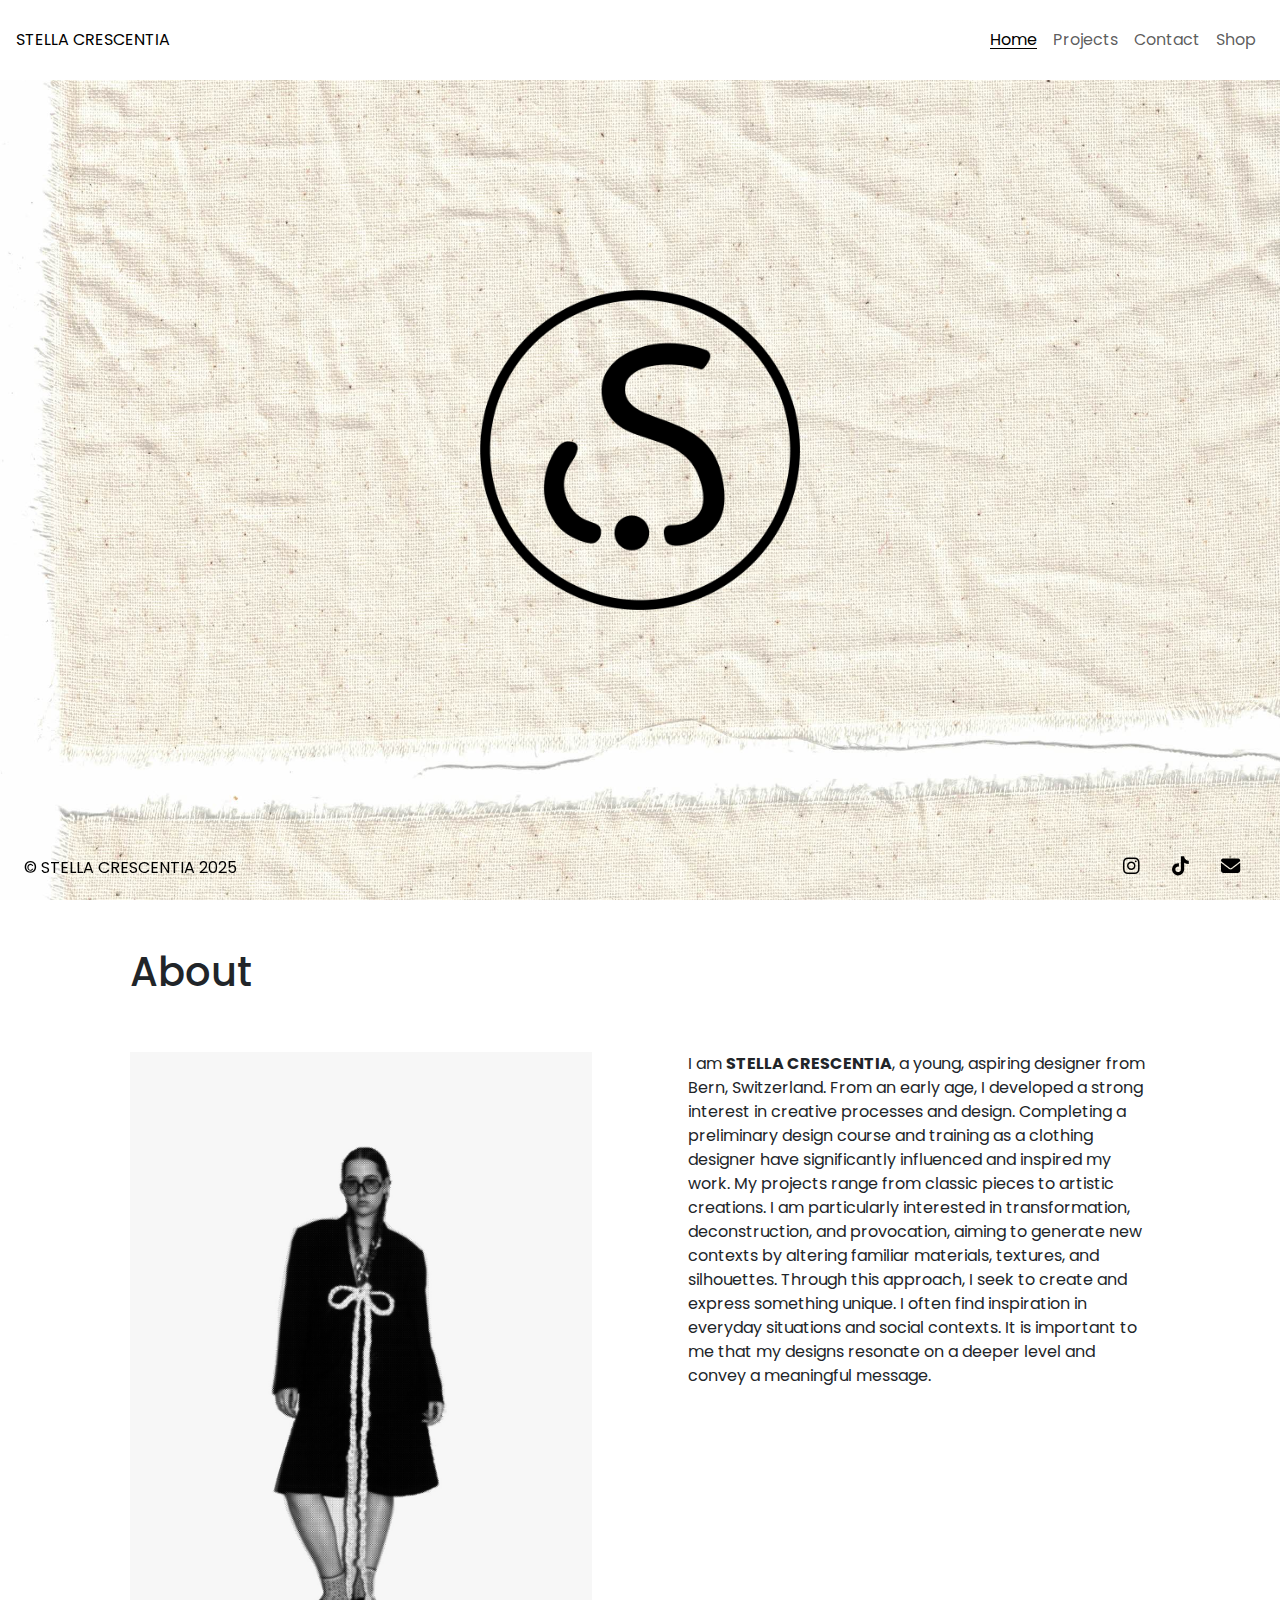
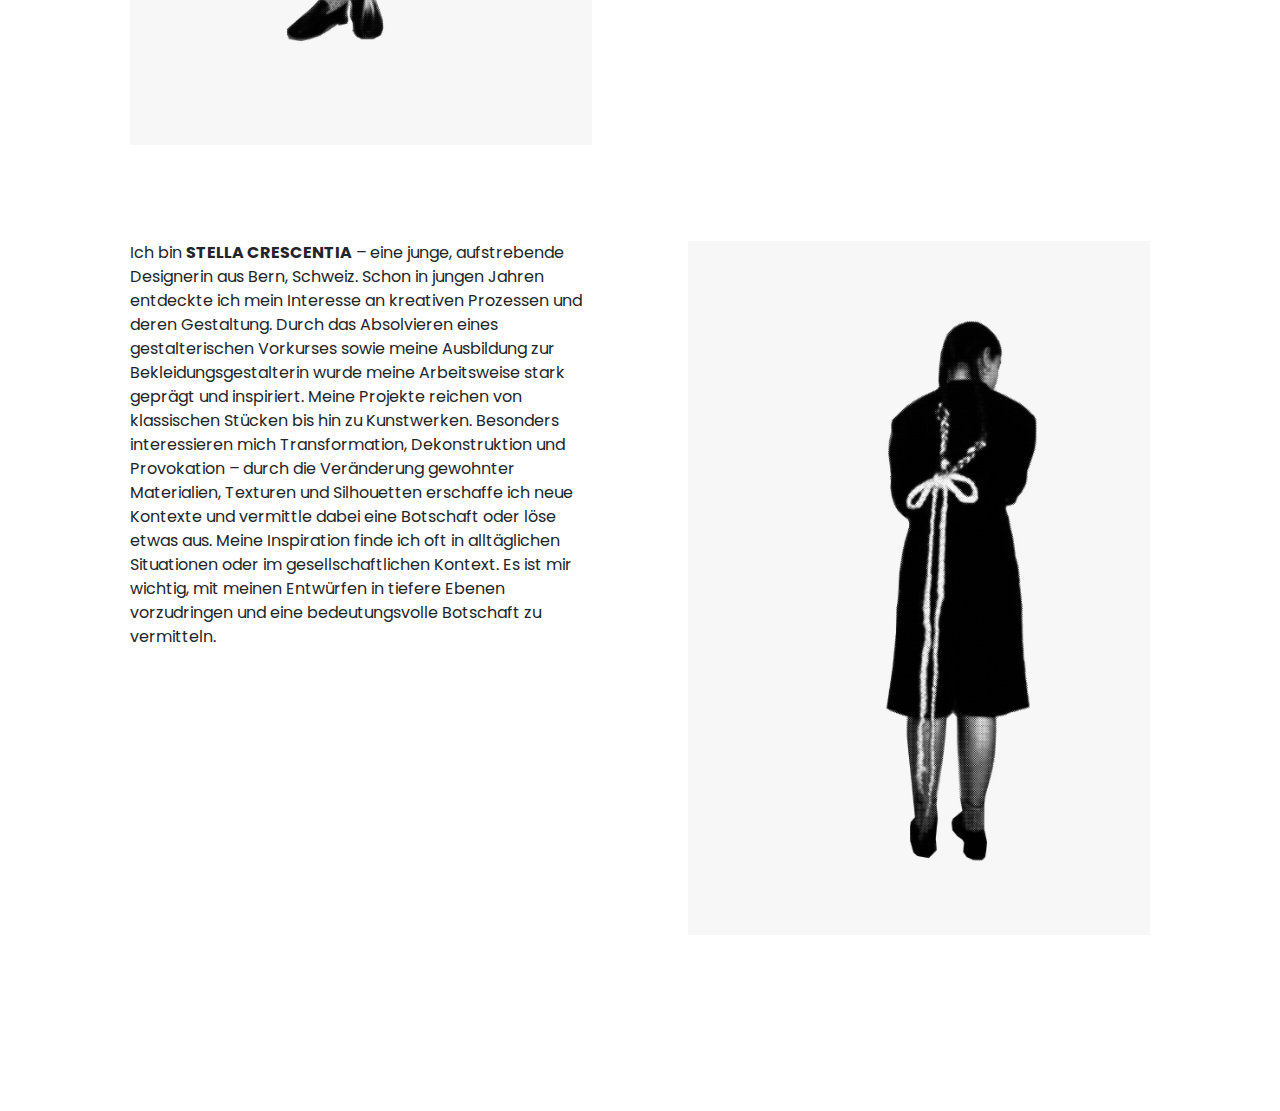
<file: index.html>
<!DOCTYPE html>
<html lang="en">
<head>
    <link href="https://fonts.googleapis.com/css2?family=Poppins:wght@400&display=swap" rel="stylesheet">
    <meta charset="UTF-8">
    <meta name="viewport" content="width=device-width, initial-scale=1">
    <title>STELLA CRESCENTIA</title>
    <link href="https://cdn.jsdelivr.net/npm/bootstrap@5.3.0/dist/css/bootstrap.min.css" rel="stylesheet">
    <link rel="stylesheet" href="https://cdnjs.cloudflare.com/ajax/libs/font-awesome/6.5.1/css/all.min.css">
    <script src="https://cdn.jsdelivr.net/npm/bootstrap@5.3.0/dist/js/bootstrap.bundle.min.js" defer></script>
    <link rel="stylesheet" href="css/styles.css">
    <script src="js/loadPartials.js"></script>
</head>
<body>
    <div data-include="partials/nav.html" data-page="index" data-navbar-color="bg-white"></div>
    <div data-include="partials/banner.html"></div>

    <div class="row container-sm ms-auto me-auto mb-more">
        <h1 class="ps-5 pt-5">About</h1>
        <img alt="About" class="col-12 col-lg-6 p-5" src="images/stella_front.jpeg">
        <div class="col-12 col-lg-6 p-5">
            <p>
                I am <strong>STELLA CRESCENTIA</strong>, a young, aspiring designer from Bern, Switzerland. From an early age,
                I developed a strong interest in creative processes and design.
                Completing a preliminary design course and training as a clothing designer have significantly influenced and inspired my work.
                My projects range from classic pieces to artistic creations. I am particularly interested in transformation, deconstruction, and provocation, 
                aiming to generate new contexts by altering familiar materials, textures, and silhouettes. Through this approach, I seek to create and express 
                something unique.
                I often find inspiration in everyday situations and social contexts. It is important to me that my designs resonate on a deeper level and convey a 
                meaningful message.
            </p>
        </div>
        <div class="col-12 col-lg-6 p-5">
            <p>
                Ich bin <strong>STELLA CRESCENTIA</strong> – eine junge, aufstrebende Designerin aus Bern, Schweiz. Schon in jungen Jahren entdeckte ich mein 
                Interesse an kreativen Prozessen und deren Gestaltung. Durch das Absolvieren eines gestalterischen Vorkurses sowie meine Ausbildung zur 
                Bekleidungsgestalterin wurde meine Arbeitsweise stark geprägt und inspiriert.
                Meine Projekte reichen von klassischen Stücken bis hin zu Kunstwerken. Besonders interessieren mich Transformation, Dekonstruktion und 
                Provokation – durch die Veränderung gewohnter Materialien, Texturen und Silhouetten erschaffe ich neue Kontexte und vermittle dabei eine 
                Botschaft oder löse etwas aus. Meine Inspiration finde ich oft in alltäglichen Situationen oder im gesellschaftlichen Kontext. 
                Es ist mir wichtig, mit meinen Entwürfen in tiefere Ebenen vorzudringen und eine bedeutungsvolle Botschaft zu vermitteln.
            </p>
        </div>
        <img alt="About" class="col-12 col-lg-6 p-5" src="images/stella_back.jpeg">
    </div>

    <div data-include="partials/footer.html"></div>
</body>
</html>
</file>
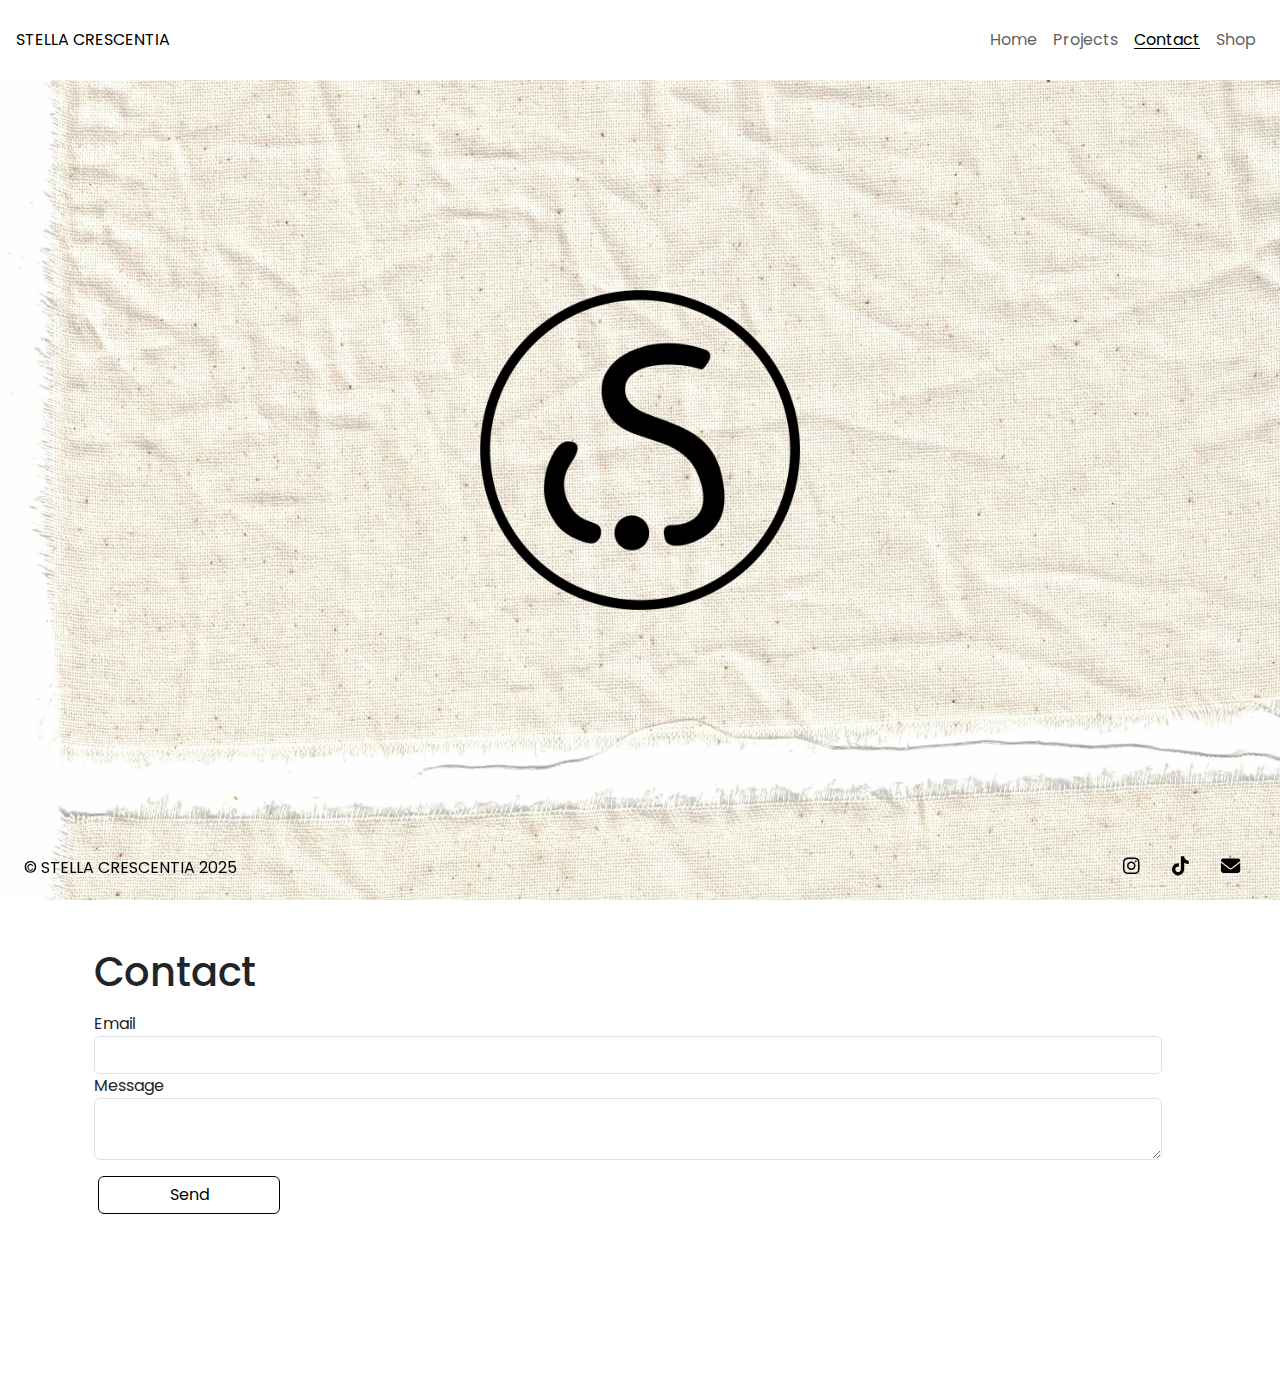
<file: contact.html>
<!DOCTYPE html>
<html lang="en">
<head>
    <link href="https://fonts.googleapis.com/css2?family=Poppins:wght@400&display=swap" rel="stylesheet">
    <meta charset="UTF-8">
    <meta name="viewport" content="width=device-width, initial-scale=1">
    <title>STELLA CRESCENTIA</title>
    <link href="https://cdn.jsdelivr.net/npm/bootstrap@5.3.0/dist/css/bootstrap.min.css" rel="stylesheet">
    <link rel="stylesheet" href="https://cdnjs.cloudflare.com/ajax/libs/font-awesome/6.5.1/css/all.min.css">
    <script src="https://cdn.jsdelivr.net/npm/bootstrap@5.3.0/dist/js/bootstrap.bundle.min.js" defer></script>
    <link rel="stylesheet" href="css/styles.css">
    <script src="js/loadPartials.js"></script>
</head>
<body>
    <div data-include="partials/nav.html" data-page="contact" data-navbar-color="bg-white"></div>
    <div data-include="partials/banner.html"></div>

    <div class="row container-sm ms-auto me-auto mb-more">
        <h1 class="mt-5 mb-3">Contact</h1>
        <form action="https://formspree.io/f/xovjeqzn" method="POST" class="w-100 row mb-5">
            <label>
                <div class="">
                    Email
                </div>
                <input class="form-control" required type="email" name="email">
            </label>
            <label>
                <div class="">
                    Message
                </div>
                <textarea class="form-control" required name="message"></textarea>
            </label>
            <button class="btn btn-outline-primary mt-3 ms-3 col-4 col-md-2" type="submit">Send</button>
        </form>
    </div>

    <div data-include="partials/footer.html"></div>
</body>
</html>
</file>
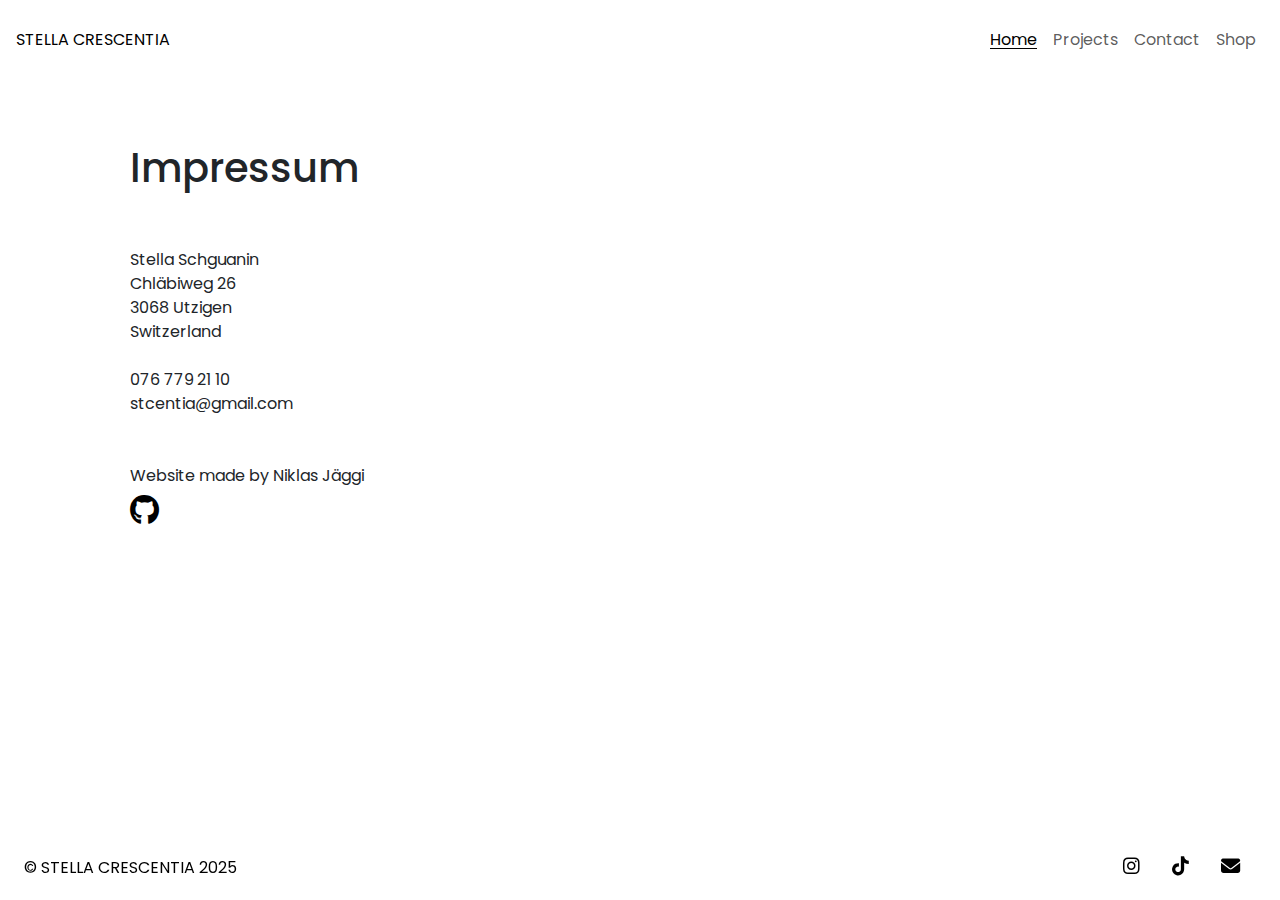
<file: impressum.html>
<!DOCTYPE html>
<html lang="en">
<head>
    <link href="https://fonts.googleapis.com/css2?family=Poppins:wght@400&display=swap" rel="stylesheet">
    <meta charset="UTF-8">
    <meta name="viewport" content="width=device-width, initial-scale=1">
    <title>STELLA CRESCENTIA</title>
    <link href="https://cdn.jsdelivr.net/npm/bootstrap@5.3.0/dist/css/bootstrap.min.css" rel="stylesheet">
    <link rel="stylesheet" href="https://cdnjs.cloudflare.com/ajax/libs/font-awesome/6.5.1/css/all.min.css">
    <script src="https://cdn.jsdelivr.net/npm/bootstrap@5.3.0/dist/js/bootstrap.bundle.min.js" defer></script>
    <link rel="stylesheet" href="css/styles.css">
    <script src="js/loadPartials.js"></script>
</head>
<body>
    <div data-include="partials/nav.html" data-page="index" data-navbar-color="bg-white"></div>
    <div class="row container-sm ms-auto me-auto mb-more mt-more">
        <h1 class="ps-5 pt-5">Impressum</h1>
        <p class="p-5">
            Stella Schguanin </br>
            Chläbiweg 26 </br>
            3068 Utzigen </br>
            Switzerland </br>
            </br>
            076 779 21 10 </br>
            stcentia@gmail.com </br>
            </br>
            </br>
            Website made by Niklas Jäggi </br>
            <a href="https://github.com/njaeggi" class="gi" target="_blank">
                <i class="fa-brands fa-github"></i>
            </a>
        </p>
    </div>

    <div data-include="partials/footer.html"></div>
</body>
</html>
</file>
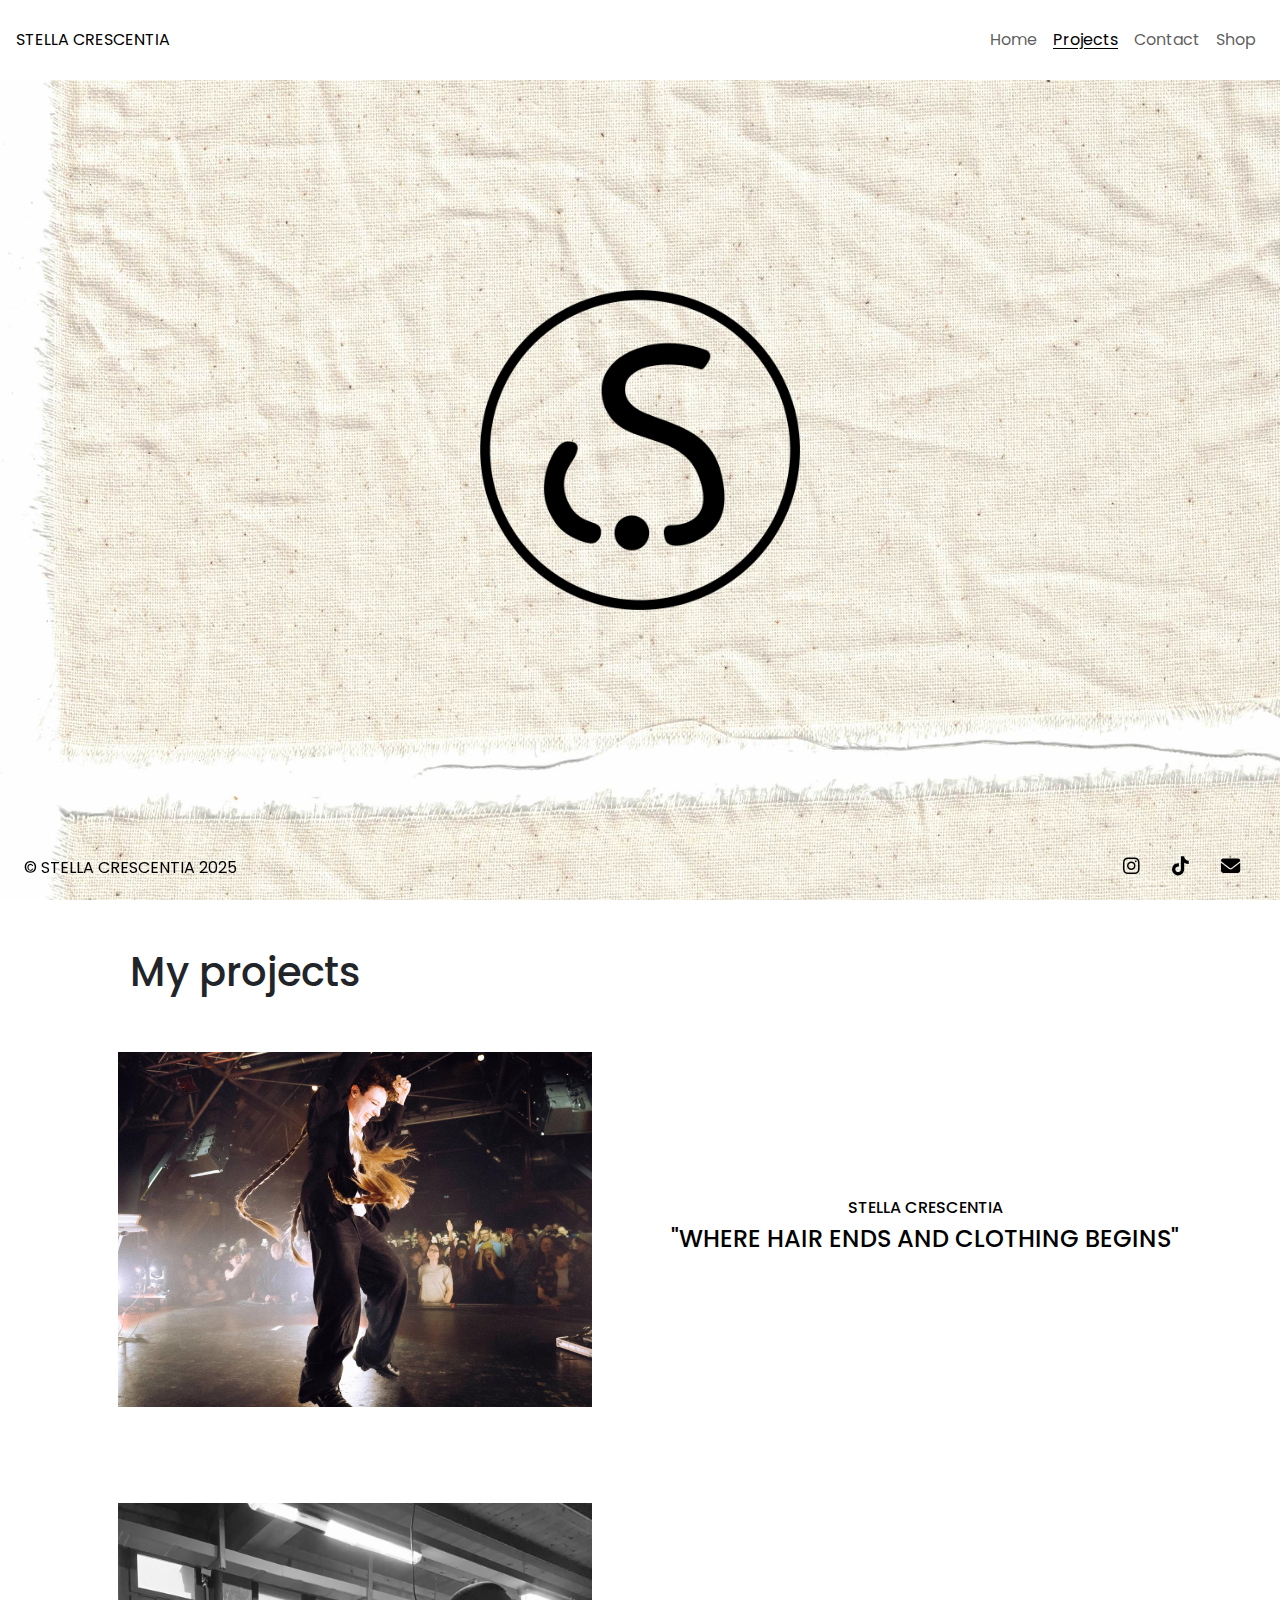
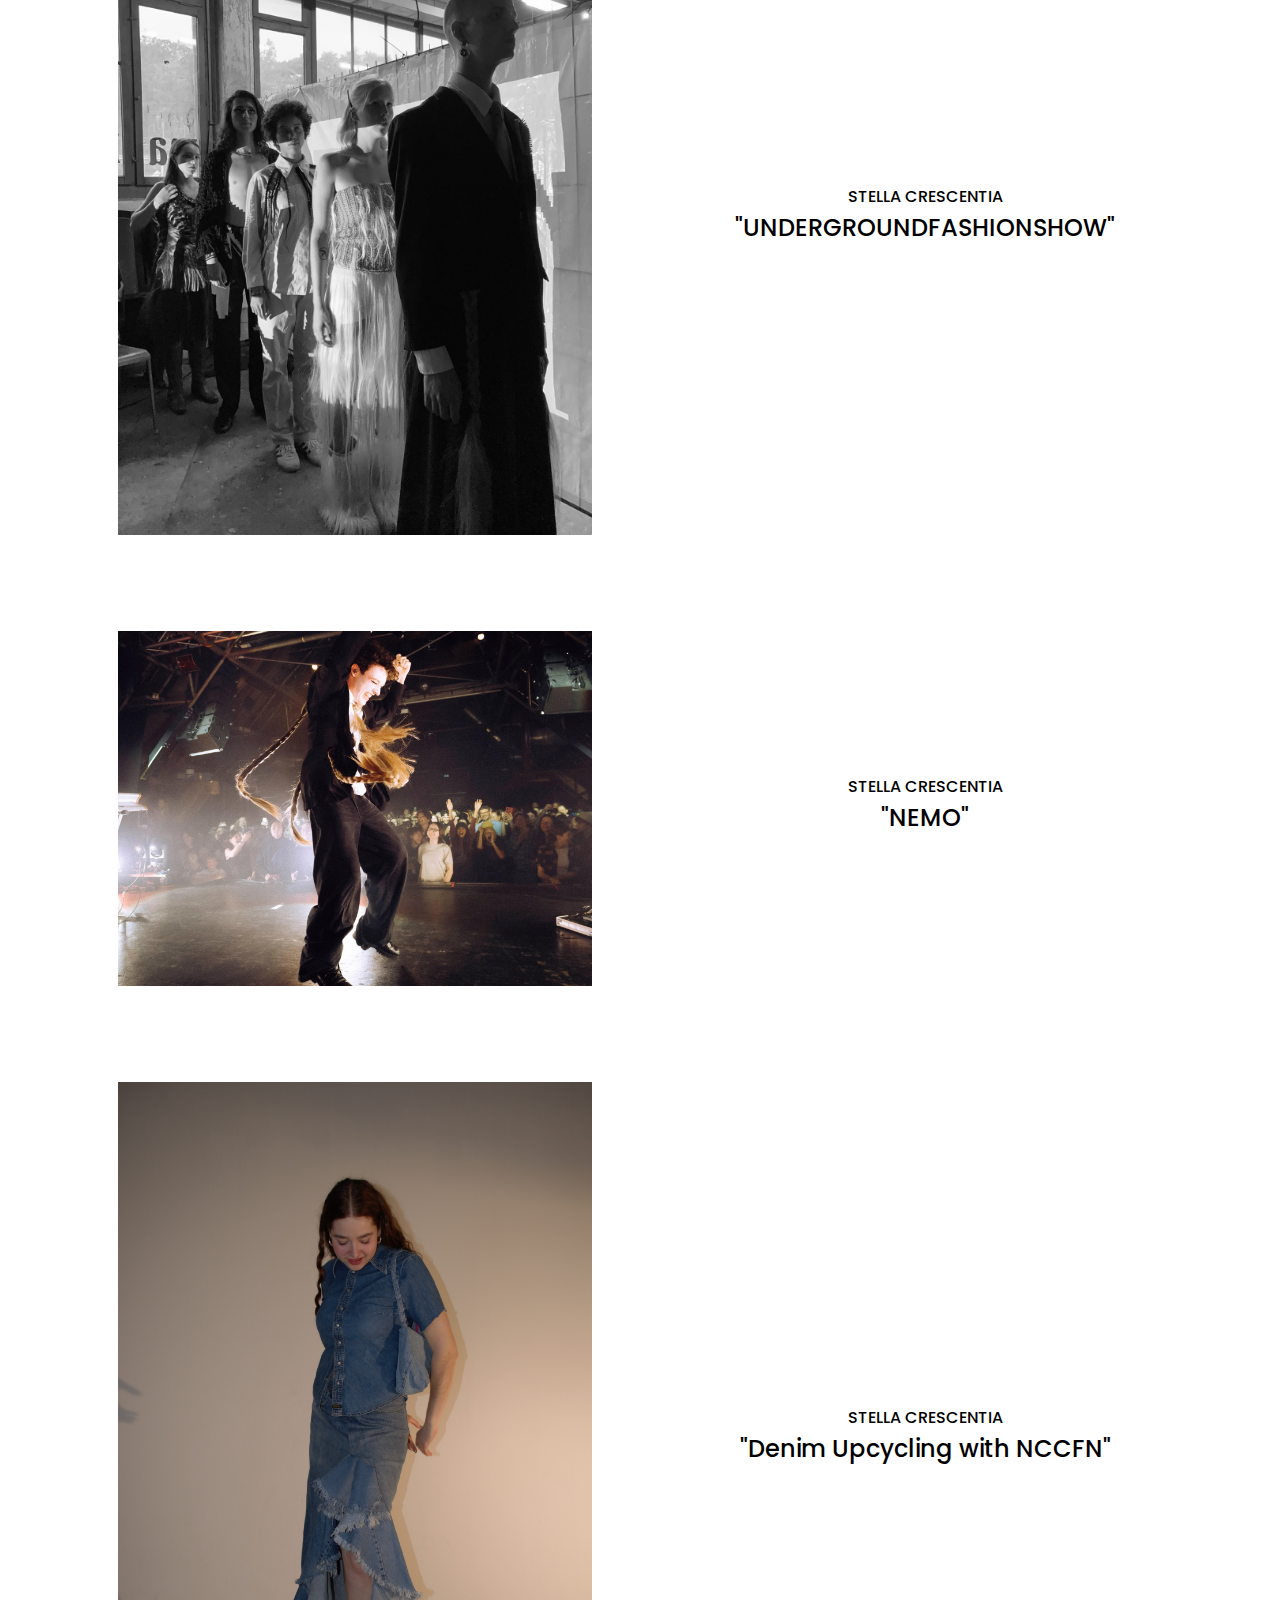
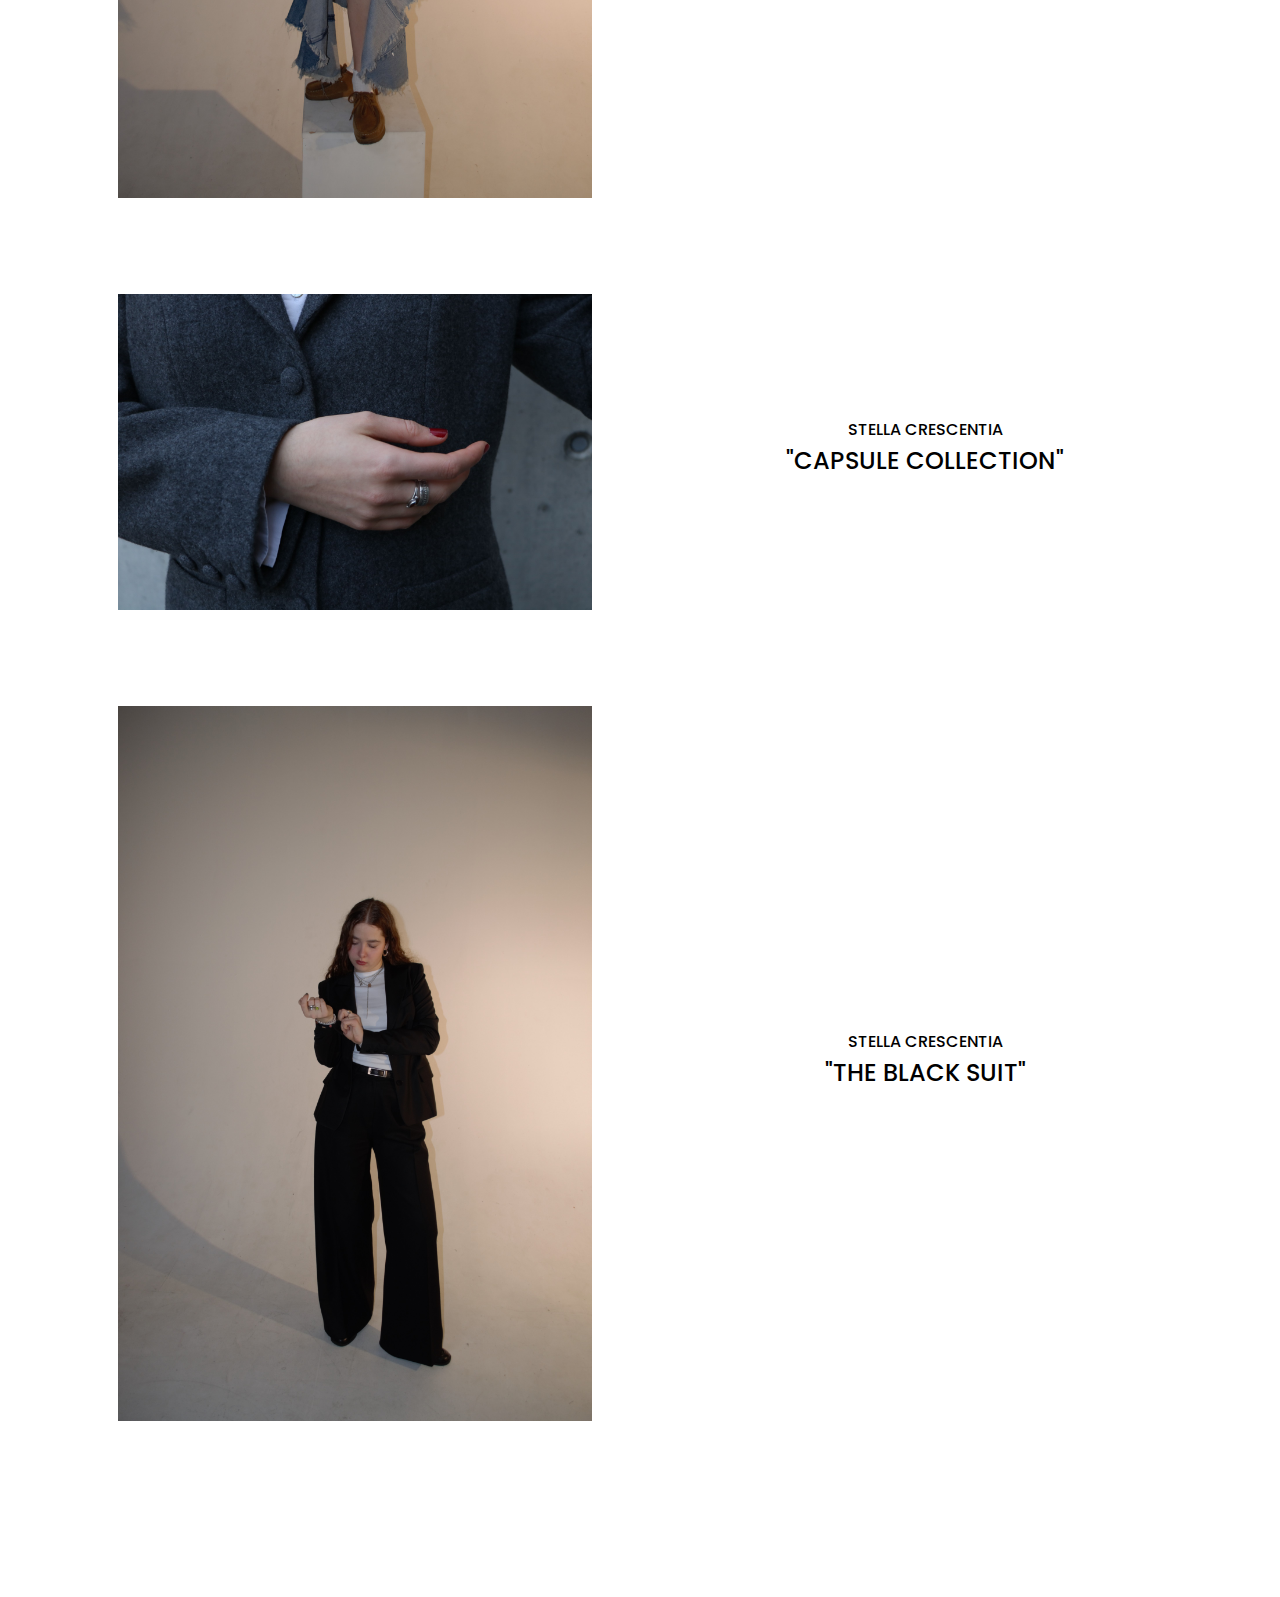
<file: projects.html>
<!DOCTYPE html>
<html lang="en">
<head>
    <link href="https://fonts.googleapis.com/css2?family=Poppins:wght@400&display=swap" rel="stylesheet">
    <meta charset="UTF-8">
    <meta name="viewport" content="width=device-width, initial-scale=1">
    <title>STELLA CRESCENTIA</title>
    <link href="https://cdn.jsdelivr.net/npm/bootstrap@5.3.0/dist/css/bootstrap.min.css" rel="stylesheet">
    <link rel="stylesheet" href="https://cdnjs.cloudflare.com/ajax/libs/font-awesome/6.5.1/css/all.min.css">
    <script src="https://cdn.jsdelivr.net/npm/bootstrap@5.3.0/dist/js/bootstrap.bundle.min.js" defer></script>
    <link rel="stylesheet" href="css/styles.css">
    <script src="js/loadPartials.js"></script>
</head>
<body>
    <div data-include="partials/nav.html" data-page="projects" data-navbar-color="bg-white"></div>
    <div data-include="partials/banner.html"></div>

    <div class="container-sm ms-auto me-auto mb-more">
        <h1 class="ps-5 pt-5">My projects</h1>
        <a class="project-link" href="/projects/where-hair-ends-colthing-begins">
            <div class="row">
                <img alt="Where hair ends and clothing begins" class="col-12 col-md-6 p-5" src="images/projects/image-1.jpeg">
                <div class="col-12 col-md-6 text-center mt-auto mb-auto">
                    <h6>STELLA CRESCENTIA</h6>
                    <h4>"WHERE HAIR ENDS AND CLOTHING BEGINS"</h4>
                </div>
            </div>
        </a>
        <a class="project-link" href="/projects/undergroundfashionshow">
            <div class="row">
                <img alt="UNDERGROUNDFASHIONSHOW" class="col-12 col-md-6 p-5" src="images/projects/undergroundfashionshow.jpeg">
                <div class="col-12 col-md-6 text-center mt-auto mb-auto">
                    <h6>STELLA CRESCENTIA</h6>
                    <h4>"UNDERGROUNDFASHIONSHOW"</h4>
                </div>
            </div>
        </a>
        <a class="project-link" href="/projects/nemo">
            <div class="row">
                <img alt="Nemo" class="col-12 col-md-6 p-5" src="images/projects/image-1.jpeg">
                <div class="col-12 col-md-6 text-center mt-auto mb-auto">
                    <h6>STELLA CRESCENTIA</h6>
                    <h4>"NEMO"</h4>
                </div>
            </div>
        </a>
        <a class="project-link" href="/projects/from-jeans-to-skirt">
            <div class="row">
                <img alt="Nemo" class="col-12 col-md-6 p-5" src="images/from-jeans-to-skirt/DSC_0208.jpg">
                <div class="col-12 col-md-6 text-center mt-auto mb-auto">
                    <h6>STELLA CRESCENTIA</h6>
                    <h4>"Denim Upcycling with NCCFN"</h4>
                </div>
            </div>
        </a>
        <a class="project-link" href="/projects/capsule-collection">
            <div class="row">
                <img alt="Capsule Collection" class="col-12 col-md-6 p-5" src="images/projects/detail-2.jpeg">
                <div class="col-12 col-md-6 text-center mt-auto mb-auto">
                    <h6>STELLA CRESCENTIA</h6>
                    <h4>"CAPSULE COLLECTION"</h4>
                </div>
            </div>
        </a>
        <a class="project-link" href="/projects/the-black-suits">
            <div class="row">
                <img alt="Nemo" class="col-12 col-md-6 p-5" src="images/the-black-suit/image-1.jpg">
                <div class="col-12 col-md-6 text-center mt-auto mb-auto">
                    <h6>STELLA CRESCENTIA</h6>
                    <h4>"THE BLACK SUIT"</h4>
                </div>
            </div>
        </a>
    </div>

    <div data-include="partials/footer.html"></div>
</body>
</html>
</file>
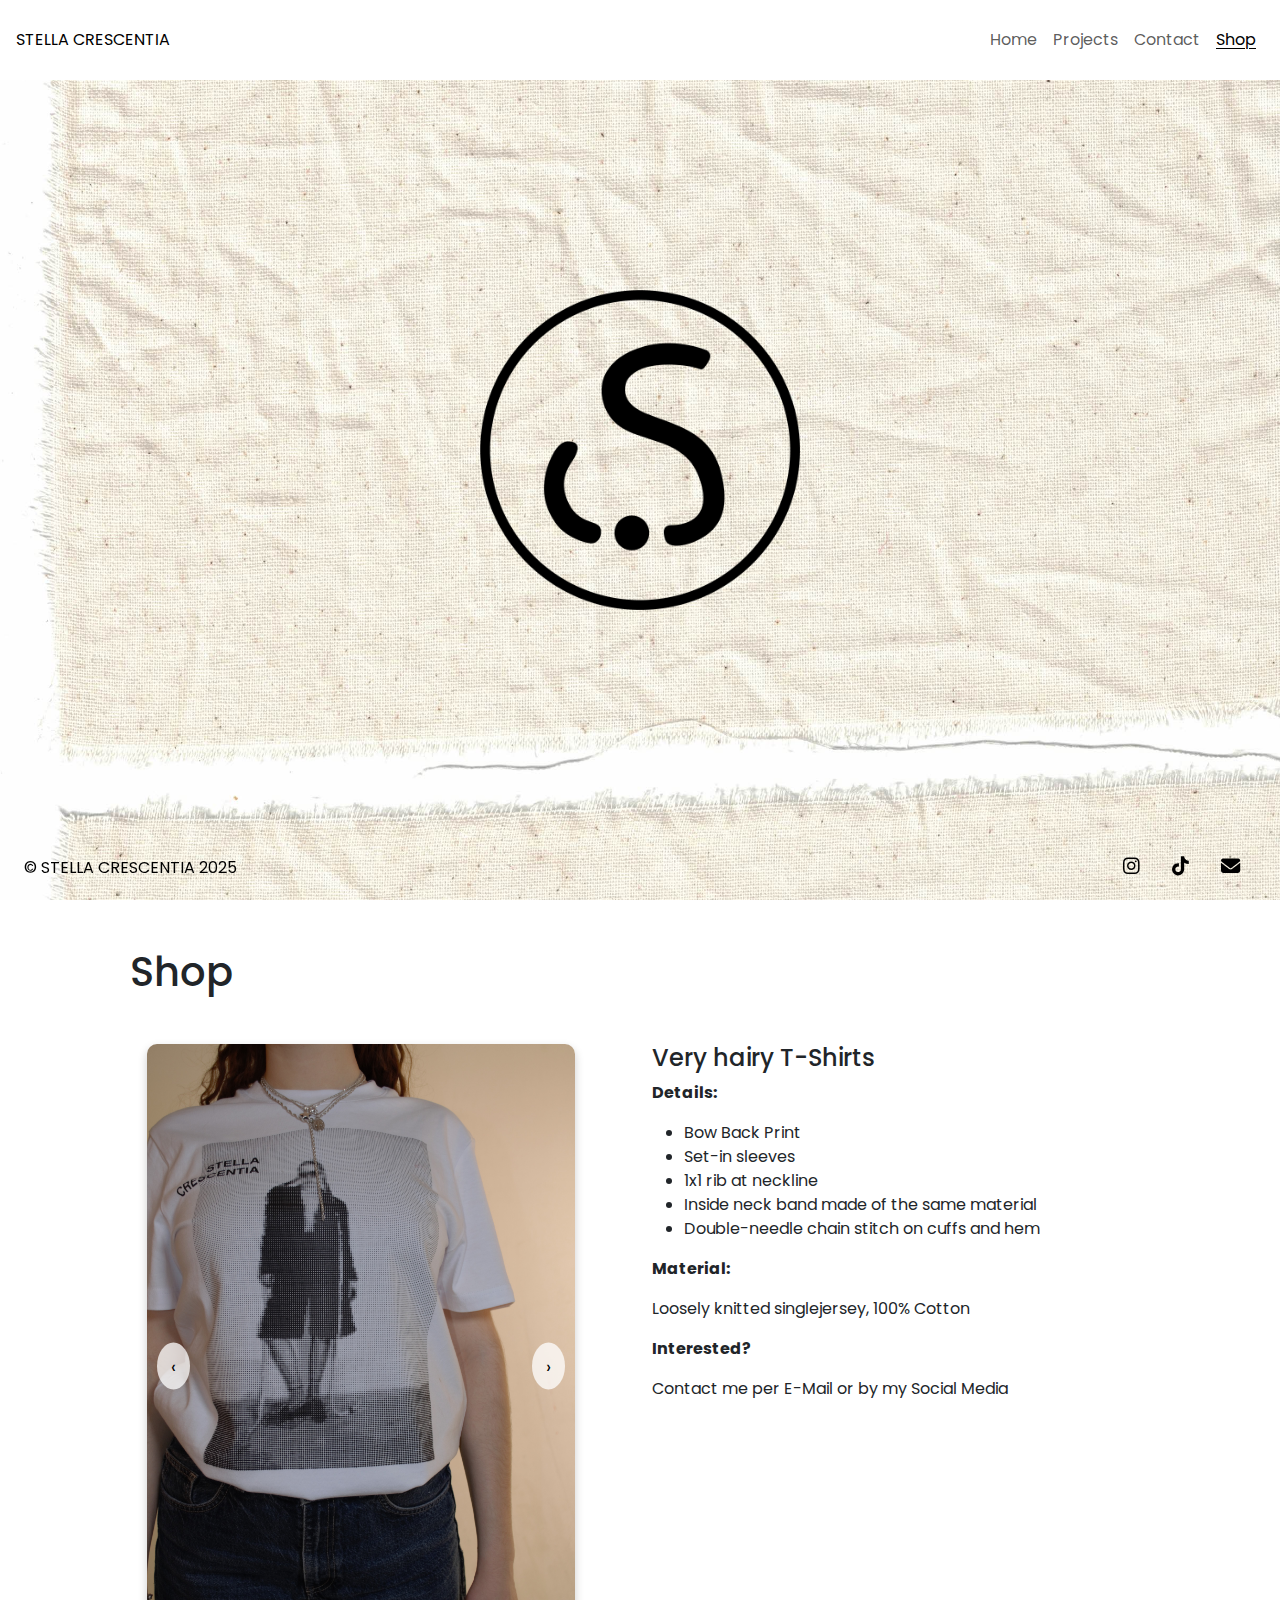
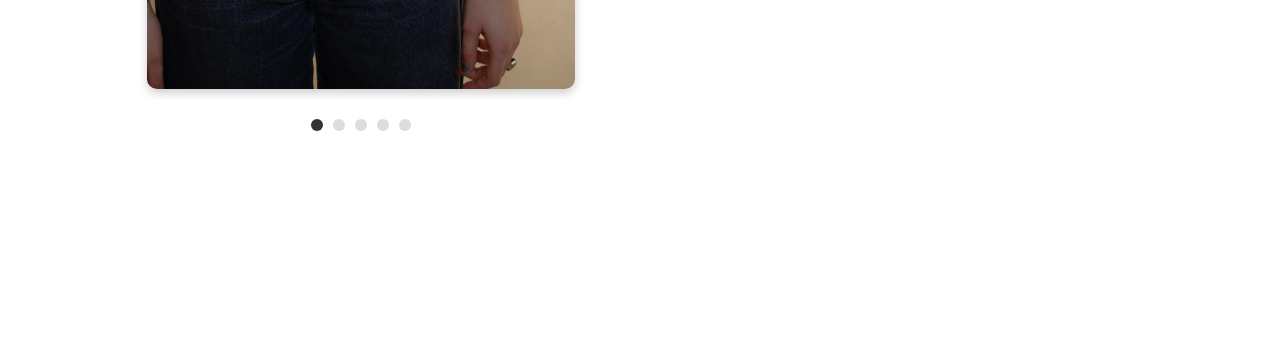
<file: shop.html>
<!DOCTYPE html>
<html lang="en">
<head>
    <link href="https://fonts.googleapis.com/css2?family=Poppins:wght@400&display=swap" rel="stylesheet">
    <meta charset="UTF-8">
    <meta name="viewport" content="width=device-width, initial-scale=1">
    <title>STELLA CRESCENTIA</title>
    <link href="https://cdn.jsdelivr.net/npm/bootstrap@5.3.0/dist/css/bootstrap.min.css" rel="stylesheet">
    <link rel="stylesheet" href="https://cdnjs.cloudflare.com/ajax/libs/font-awesome/6.5.1/css/all.min.css">
    <script src="https://cdn.jsdelivr.net/npm/bootstrap@5.3.0/dist/js/bootstrap.bundle.min.js" defer></script>
    <link rel="stylesheet" href="css/styles.css">
    <script src="js/loadPartials.js"></script>
    <script src="js/slider.js"></script>
</head>
<body>
    <div data-include="partials/nav.html" data-page="shop" data-navbar-color="bg-white"></div>
    <div data-include="partials/banner.html"></div>

    <div class="row container-sm ms-auto me-auto mb-more">
        <h1 class="ps-5 pt-5 mb-5">Shop</h1>
        <div class="slideshow col-12 col-lg-6">
            <div class="slideshow-container">
                <img src="/images/where-hair-ends-clothing-begins/shirt/DSC_0390.jpg" class="slides active-slide">
                <img src="/images/where-hair-ends-clothing-begins/shirt/DSC_0398.jpg" class="slides">
                <img src="/images/where-hair-ends-clothing-begins/shirt/DSC_0400.jpg" class="slides">
                <img src="/images/where-hair-ends-clothing-begins/shirt/DSC_0409.jpg" class="slides">
                <img src="/images/where-hair-ends-clothing-begins/shirt/DSC_0422.jpg" class="slides">

                <button class="arrow left">&#8249;</button>
                <button class="arrow right">&#8250;</button>
            </div>

            <div class="dots-container">
                <span class="dot active-dot"></span>
                <span class="dot"></span>
                <span class="dot"></span>
                <span class="dot"></span>
                <span class="dot"></span>
            </div>
        </div>
        <div class="col-12 col-lg-6">
            <h4>Very hairy T-Shirts</h4>
            <p class="fw-bolder">Details:</p>
            <ul>
                <li>Bow Back Print</li>
                <li>Set-in sleeves</li>
                <li>1x1 rib at neckline</li>
                <li>Inside neck band made of the same material</li>
                <li>Double-needle chain stitch on cuffs and hem</li>
            </ul>
            <p class="fw-bolder">Material:</p>
            <p>Loosely knitted singlejersey, 100% Cotton</p>
            <p class="fw-bolder">Interested?</p>
            <p>Contact me per E-Mail or by my Social Media</p>
        </div>  
    </div>

    <div data-include="partials/footer.html"></div>
</body>
</html>
</file>
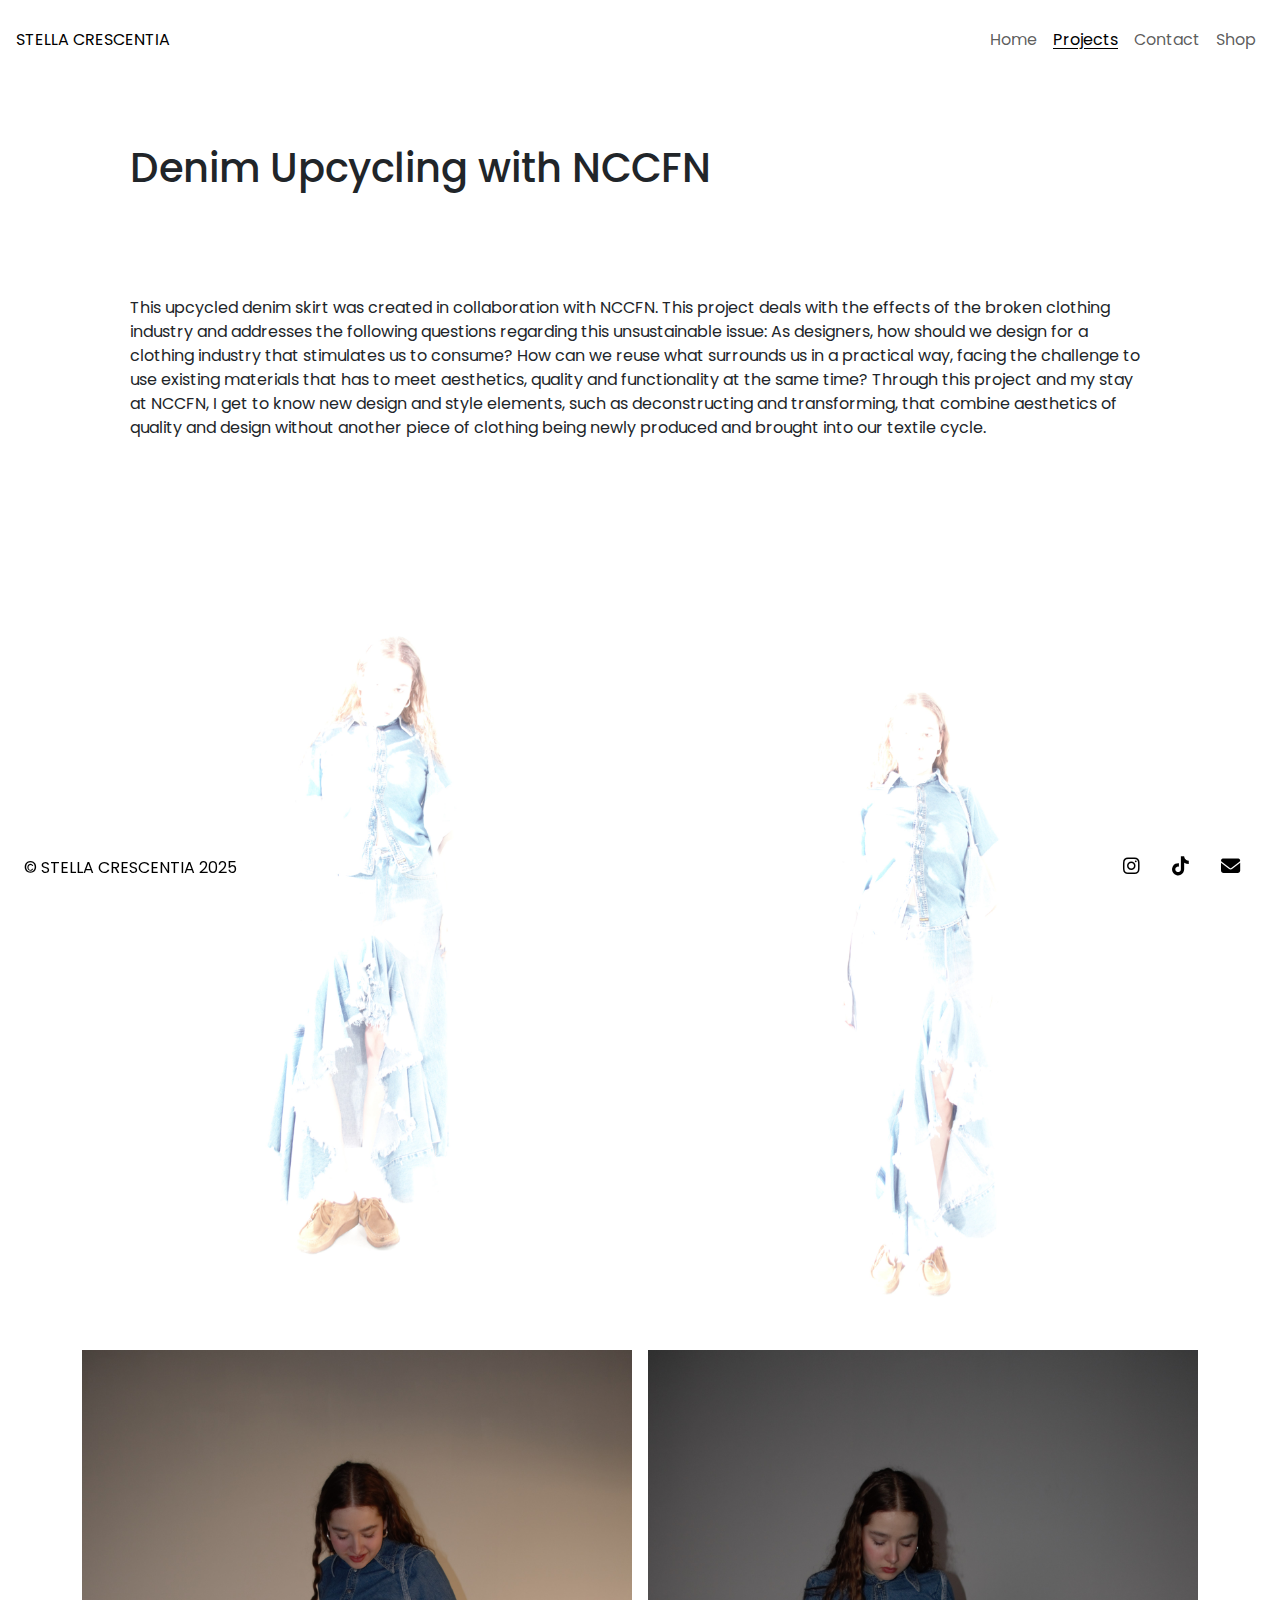
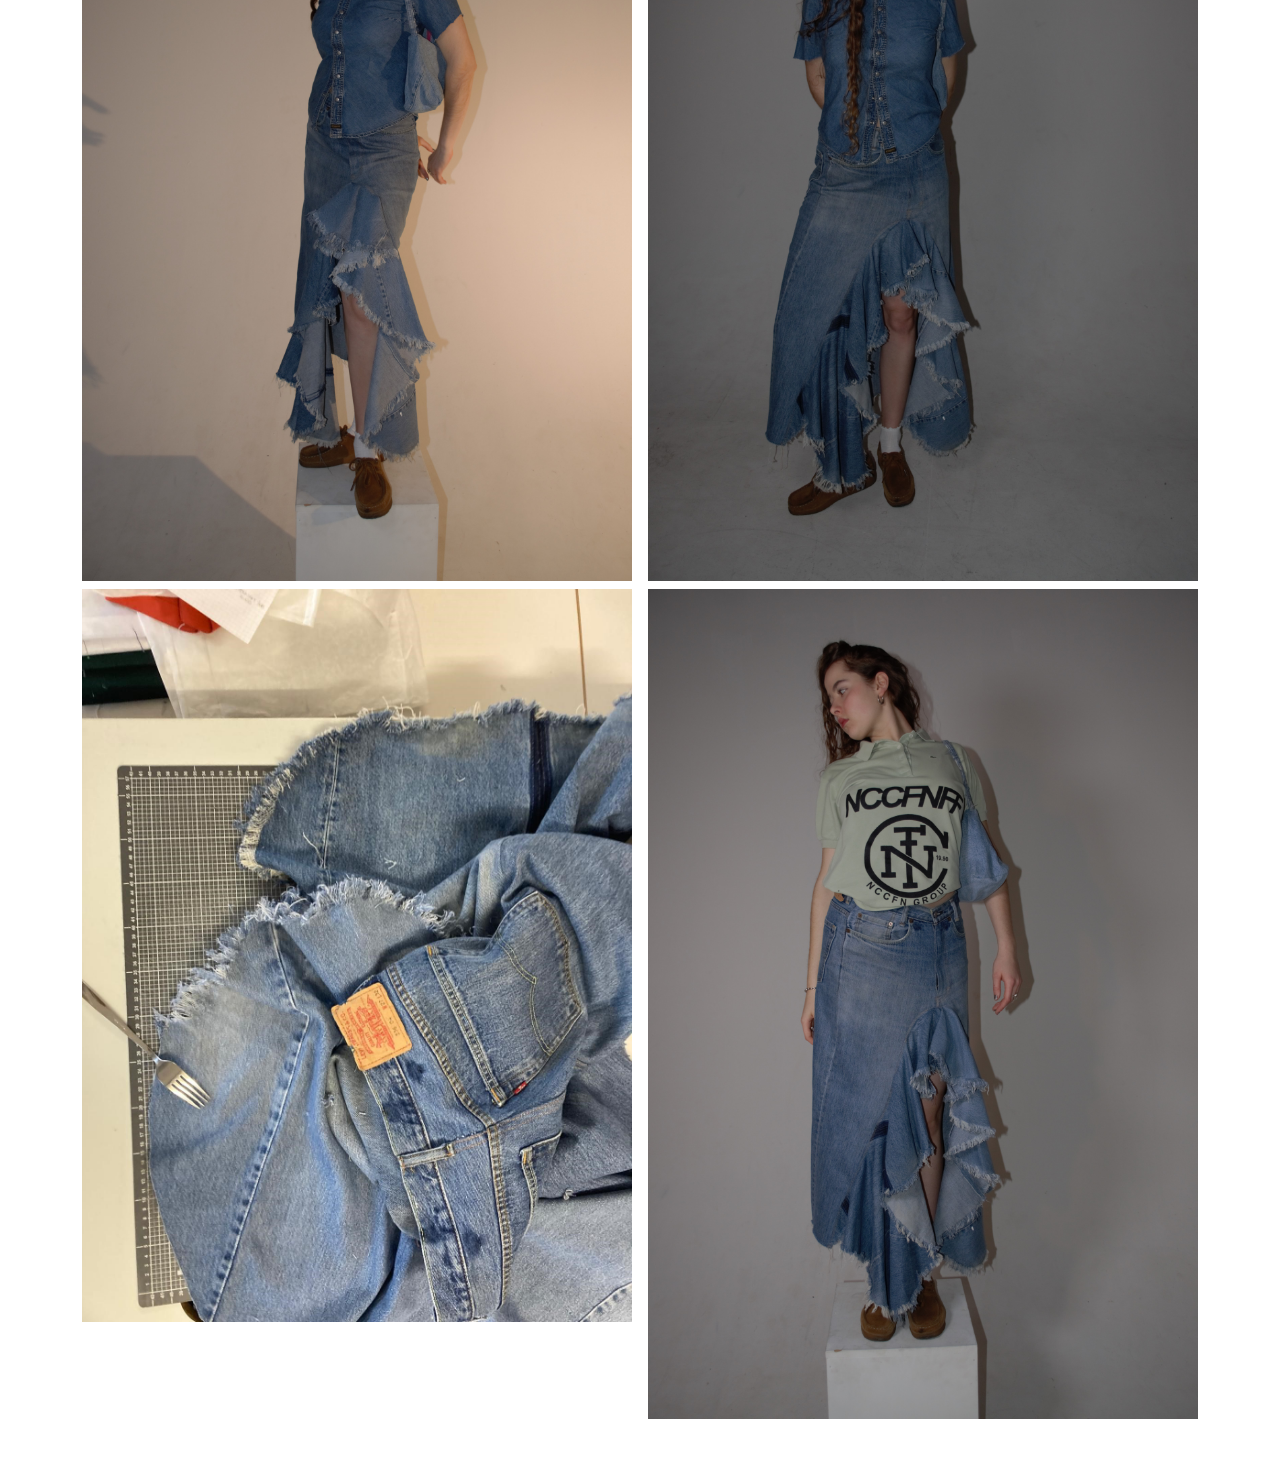
<file: projects/from-jeans-to-skirt.html>
<!DOCTYPE html>
<html lang="en">
<head>
    <link href="https://fonts.googleapis.com/css2?family=Poppins:wght@400&display=swap" rel="stylesheet">
    <meta charset="UTF-8">
    <meta name="viewport" content="width=device-width, initial-scale=1">
    <title>STELLA CRESCENTIA</title>
    <link href="https://cdn.jsdelivr.net/npm/bootstrap@5.3.0/dist/css/bootstrap.min.css" rel="stylesheet">
    <link rel="stylesheet" href="https://cdnjs.cloudflare.com/ajax/libs/font-awesome/6.5.1/css/all.min.css">
    <script src="https://cdn.jsdelivr.net/npm/bootstrap@5.3.0/dist/js/bootstrap.bundle.min.js" defer></script>
    <link rel="stylesheet" href="../css/styles.css">
    <script src="../js/loadPartials.js"></script>
</head>
<body>
    <div data-include="../partials/nav.html" data-page="projects" data-navbar-color="bg-white"></div>

    <div class="container-sm ms-auto me-auto mb-5 mt-more">
        <div class="row">
            <div class="col-12">
                <h1 class="p-3 p-md-5">Denim Upcycling with NCCFN</h1>
                <p class="p-3 p-md-5">
                    This upcycled denim skirt was created in collaboration with NCCFN. This project deals with the effects 
                    of the broken clothing industry and addresses the following questions regarding this unsustainable issue: 
                    As designers, how should we design for a clothing industry that stimulates us to consume? How can we reuse 
                    what surrounds us in a practical way, facing the challenge to use existing materials that has to meet 
                    aesthetics, quality and functionality at the same time? 

                    Through this project and my stay at NCCFN, I get to know new design and style elements, such as 
                    deconstructing and transforming, that combine aesthetics of quality and design without another piece of 
                    clothing being newly produced and brought into our textile cycle.
                </p>
            </div>
            <div class="image-container col-12">
                <div>
                    <img class="w-100 mt-2" src="../images/from-jeans-to-skirt/DSC_0160.jpg">
                </div>
                <div>
                    <img class="w-100 mt-2" src="../images/from-jeans-to-skirt/DSC_0208.jpg">
                </div>
                <div>
                    <img class="w-100 mt-2" src="../images/from-jeans-to-skirt/0a2ec8a0-f7a0-42df-a834-326589ed7a7f.jpg">
                </div>
                <div>
                    <img class="w-100 mt-2" src="../images/from-jeans-to-skirt/DSC_0211.jpg">
                </div>
                <div>
                    <img class="w-100 mt-2" src="../images/from-jeans-to-skirt/DSC_0161.jpg">
                </div>
                <div>
                    <img class="w-100 mt-2" src="../images/from-jeans-to-skirt/DSC_0232.jpg">
                </div>
            </div>
        </div>
    </div>
    <div data-include="../partials/footer.html"></div>
</body>
</html>
</file>
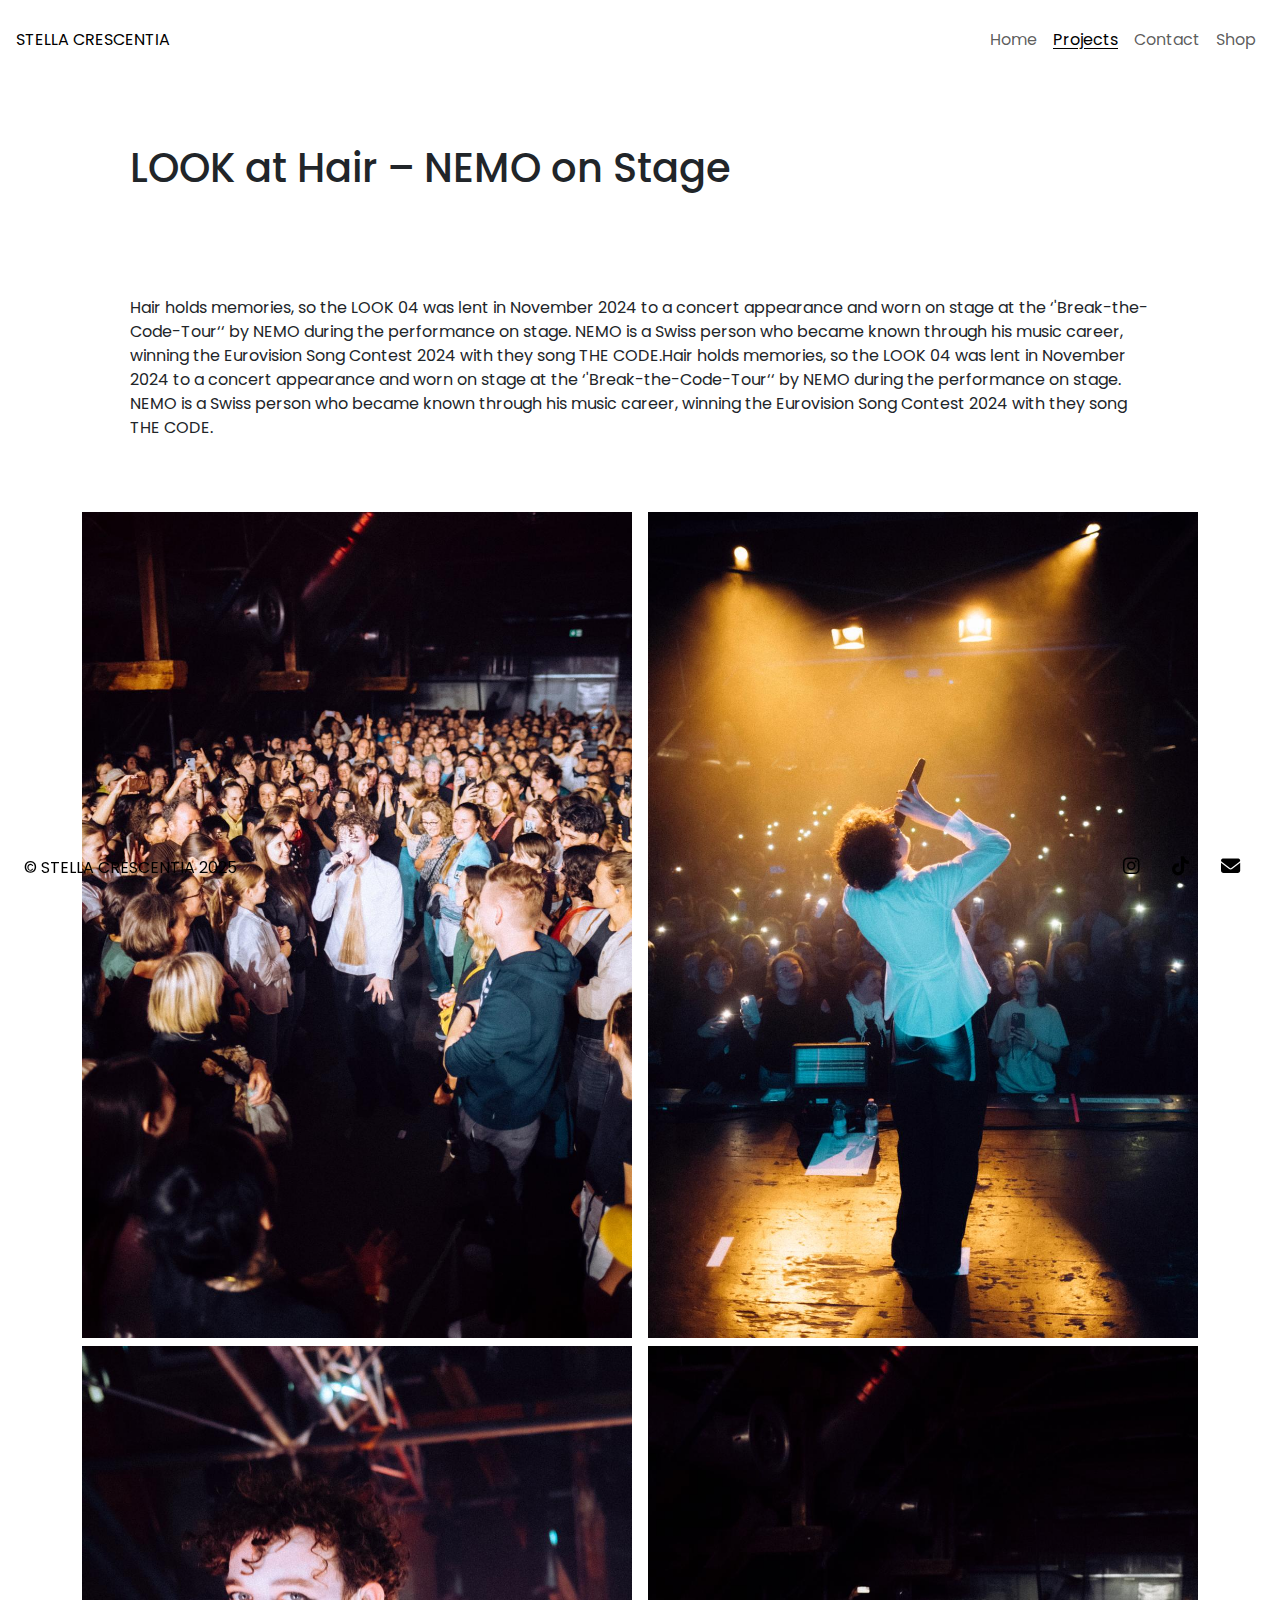
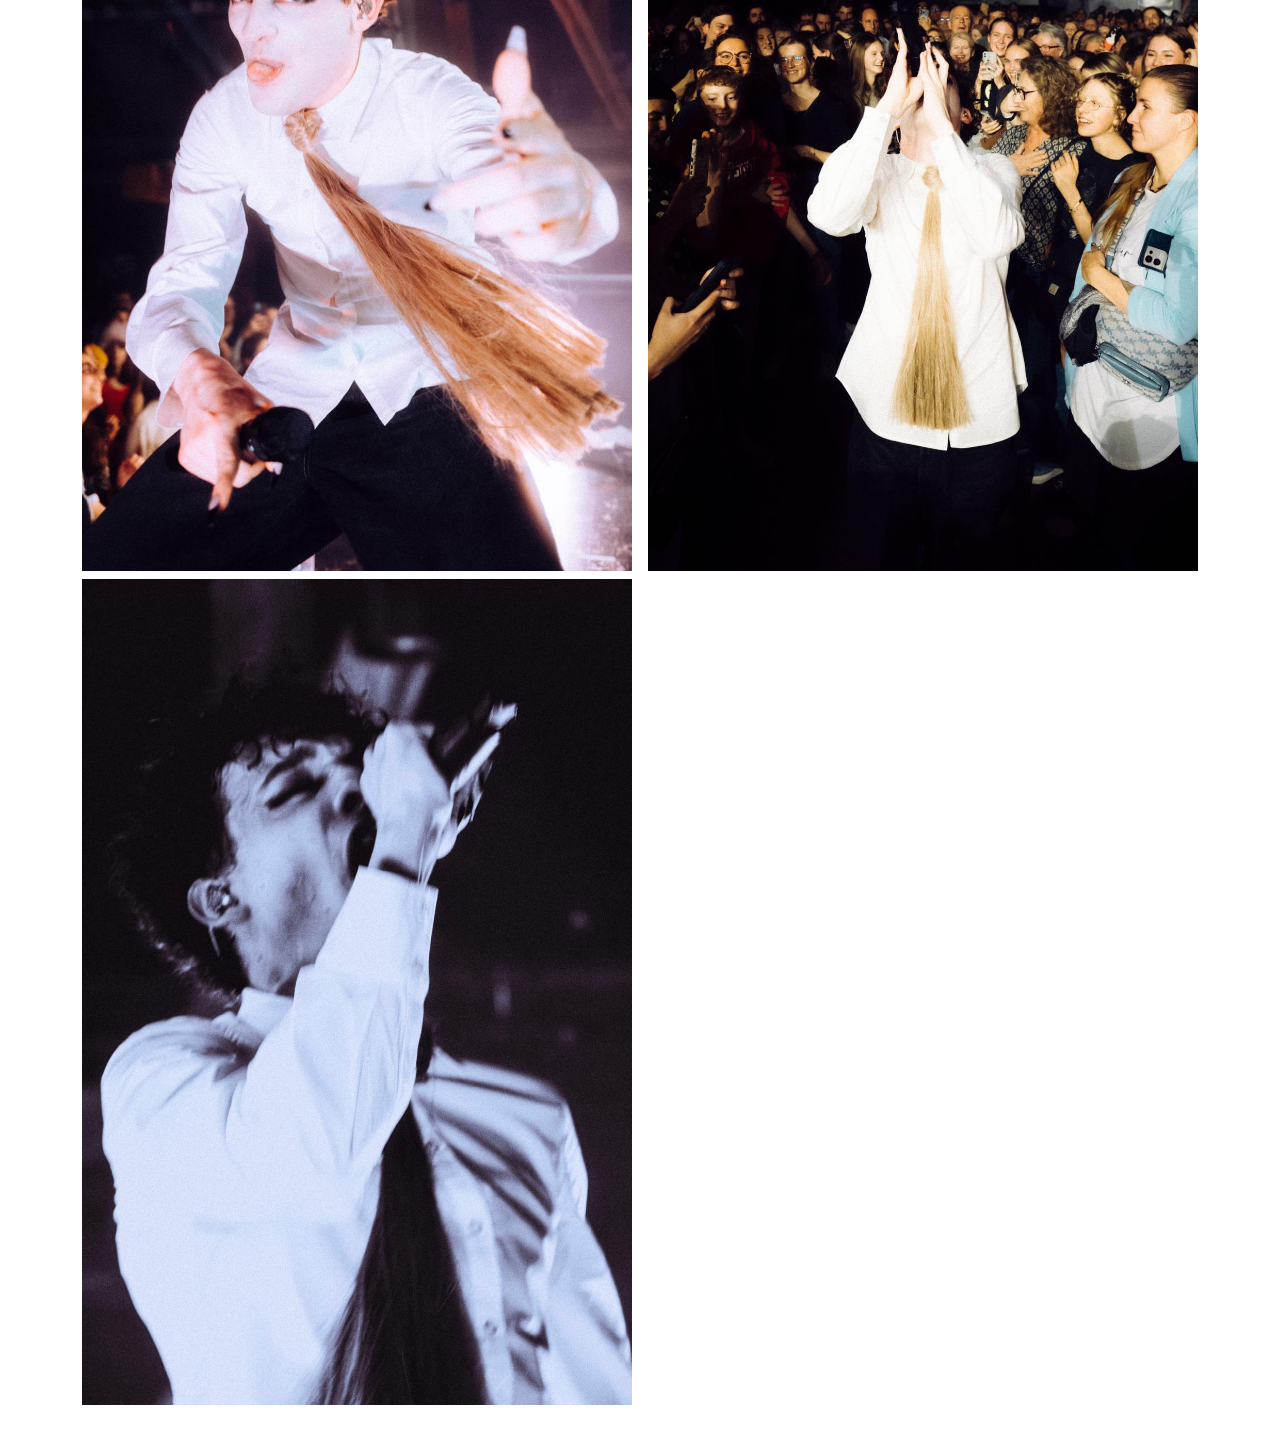
<file: projects/nemo.html>
<!DOCTYPE html>
<html lang="en">
<head>
    <link href="https://fonts.googleapis.com/css2?family=Poppins:wght@400&display=swap" rel="stylesheet">
    <meta charset="UTF-8">
    <meta name="viewport" content="width=device-width, initial-scale=1">
    <title>STELLA CRESCENTIA</title>
    <link href="https://cdn.jsdelivr.net/npm/bootstrap@5.3.0/dist/css/bootstrap.min.css" rel="stylesheet">
    <link rel="stylesheet" href="https://cdnjs.cloudflare.com/ajax/libs/font-awesome/6.5.1/css/all.min.css">
    <script src="https://cdn.jsdelivr.net/npm/bootstrap@5.3.0/dist/js/bootstrap.bundle.min.js" defer></script>
    <link rel="stylesheet" href="../css/styles.css">
    <script src="../js/loadPartials.js"></script>
</head>
<body class="overflow-x-hidden">
    <div data-include="../partials/nav.html" data-page="projects" data-navbar-color="bg-white"></div>

    <div class="container-sm ms-auto me-auto mb-5 mt-more">
        <div class="row">
            <div class="col-12">
                <h1 class="p-3 p-md-5">LOOK at Hair – NEMO on Stage</h1>
                <p class="p-3 p-md-5">
                    Hair holds memories, so the LOOK 04 was lent in November 2024 to a concert appearance and worn on stage 
                    at the ‘'Break-the-Code-Tour‘‘ by NEMO during the performance on stage. NEMO is a Swiss person who became 
                    known through his music career, winning the Eurovision Song Contest 2024 with they song THE CODE.Hair holds 
                    memories, so the LOOK 04 was lent in November 2024 to a concert appearance and worn on stage at 
                    the ‘'Break-the-Code-Tour‘‘ by NEMO during the performance on stage. NEMO is a Swiss person who became 
                    known through his music career, winning the Eurovision Song Contest 2024 with they song THE CODE.
                </p>
            </div>
            <div class="image-container col-12">
                <div>
                    <img class="w-100 mt-2" src="../images/nemo/image-2.jpeg">
                </div>
                <div>
                    <img class="w-100 mt-2" src="../images/nemo/image-3.jpeg">
                </div>
                <div>
                    <img class="w-100 mt-2" src="../images/nemo/image-4.jpeg">
                </div>
                <div>
                    <img class="w-100 mt-2" src="../images/nemo/image-5.jpeg">
                </div>
                <div>
                    <img class="w-100 mt-2" src="../images/nemo/image-6.jpeg">
                </div>
            </div>
        </div>
    </div>
    <div data-include="../partials/footer.html"></div>
</body>
</html>
</file>
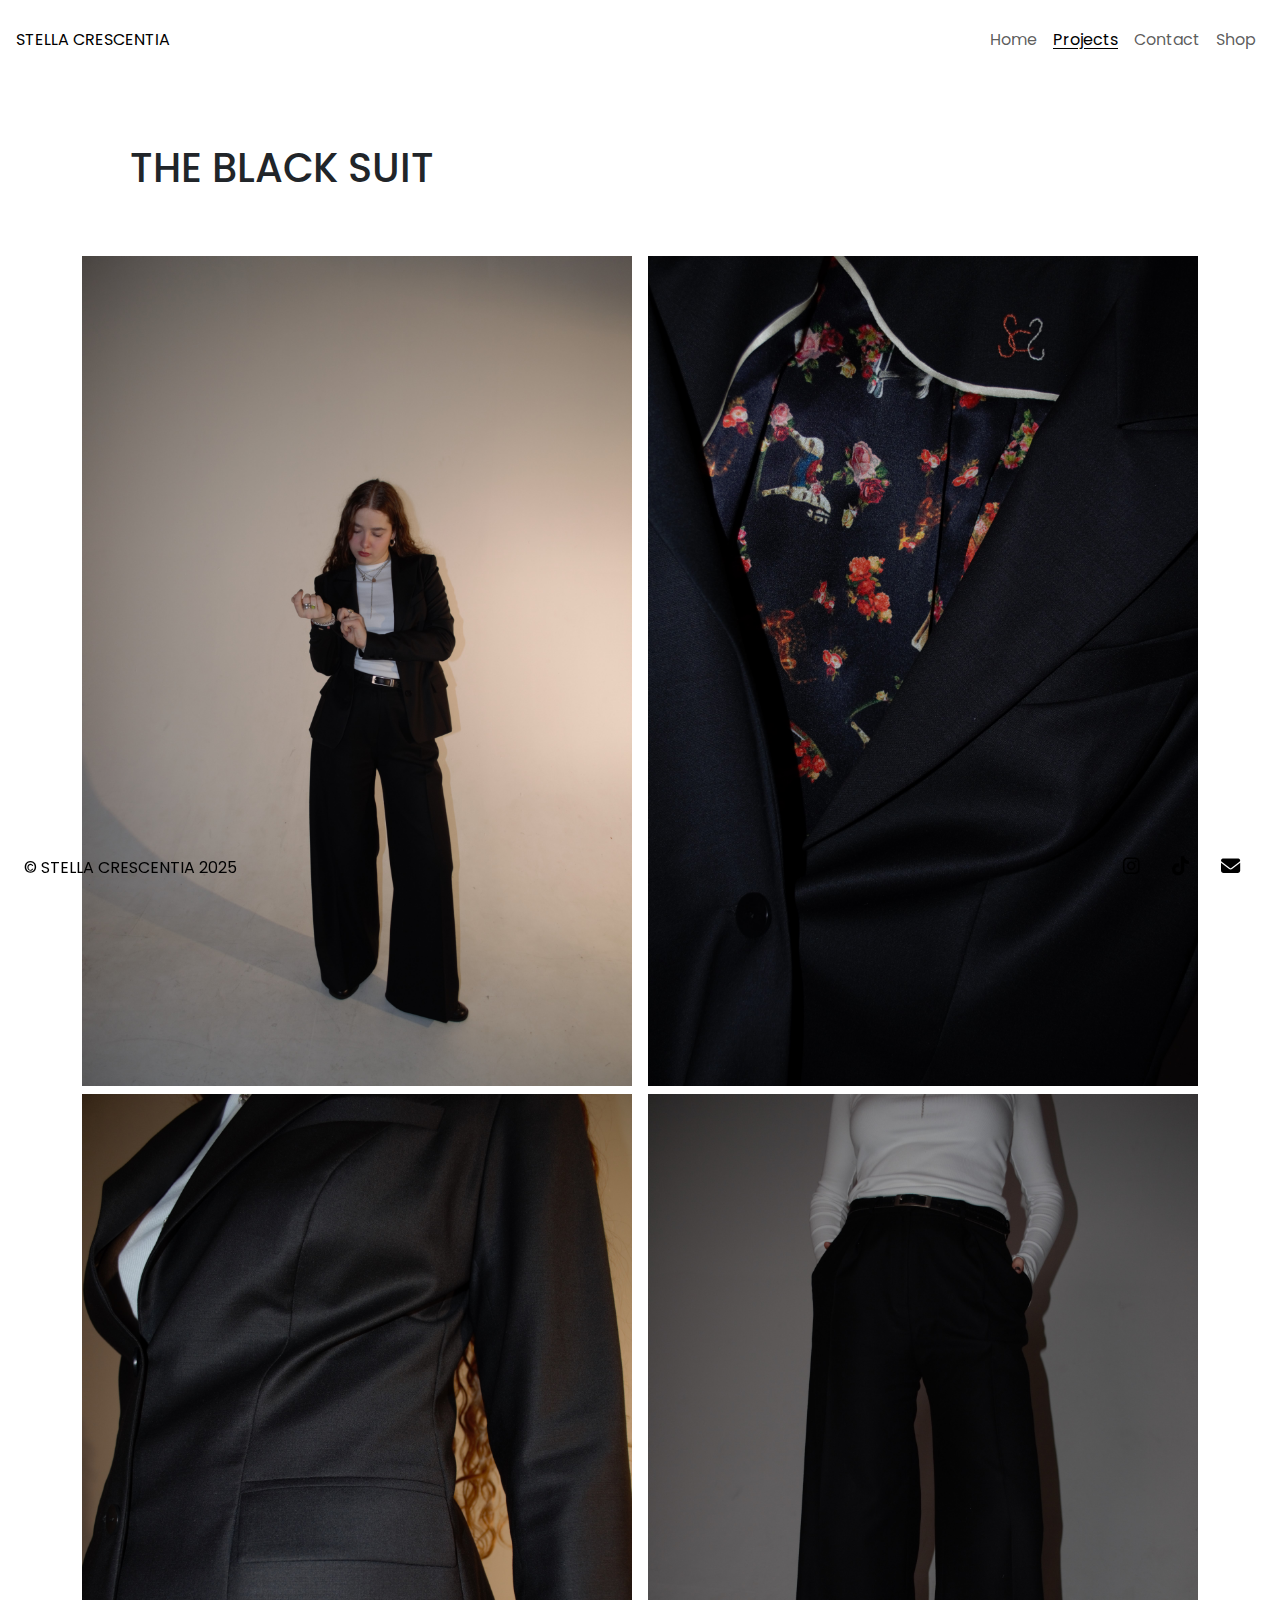
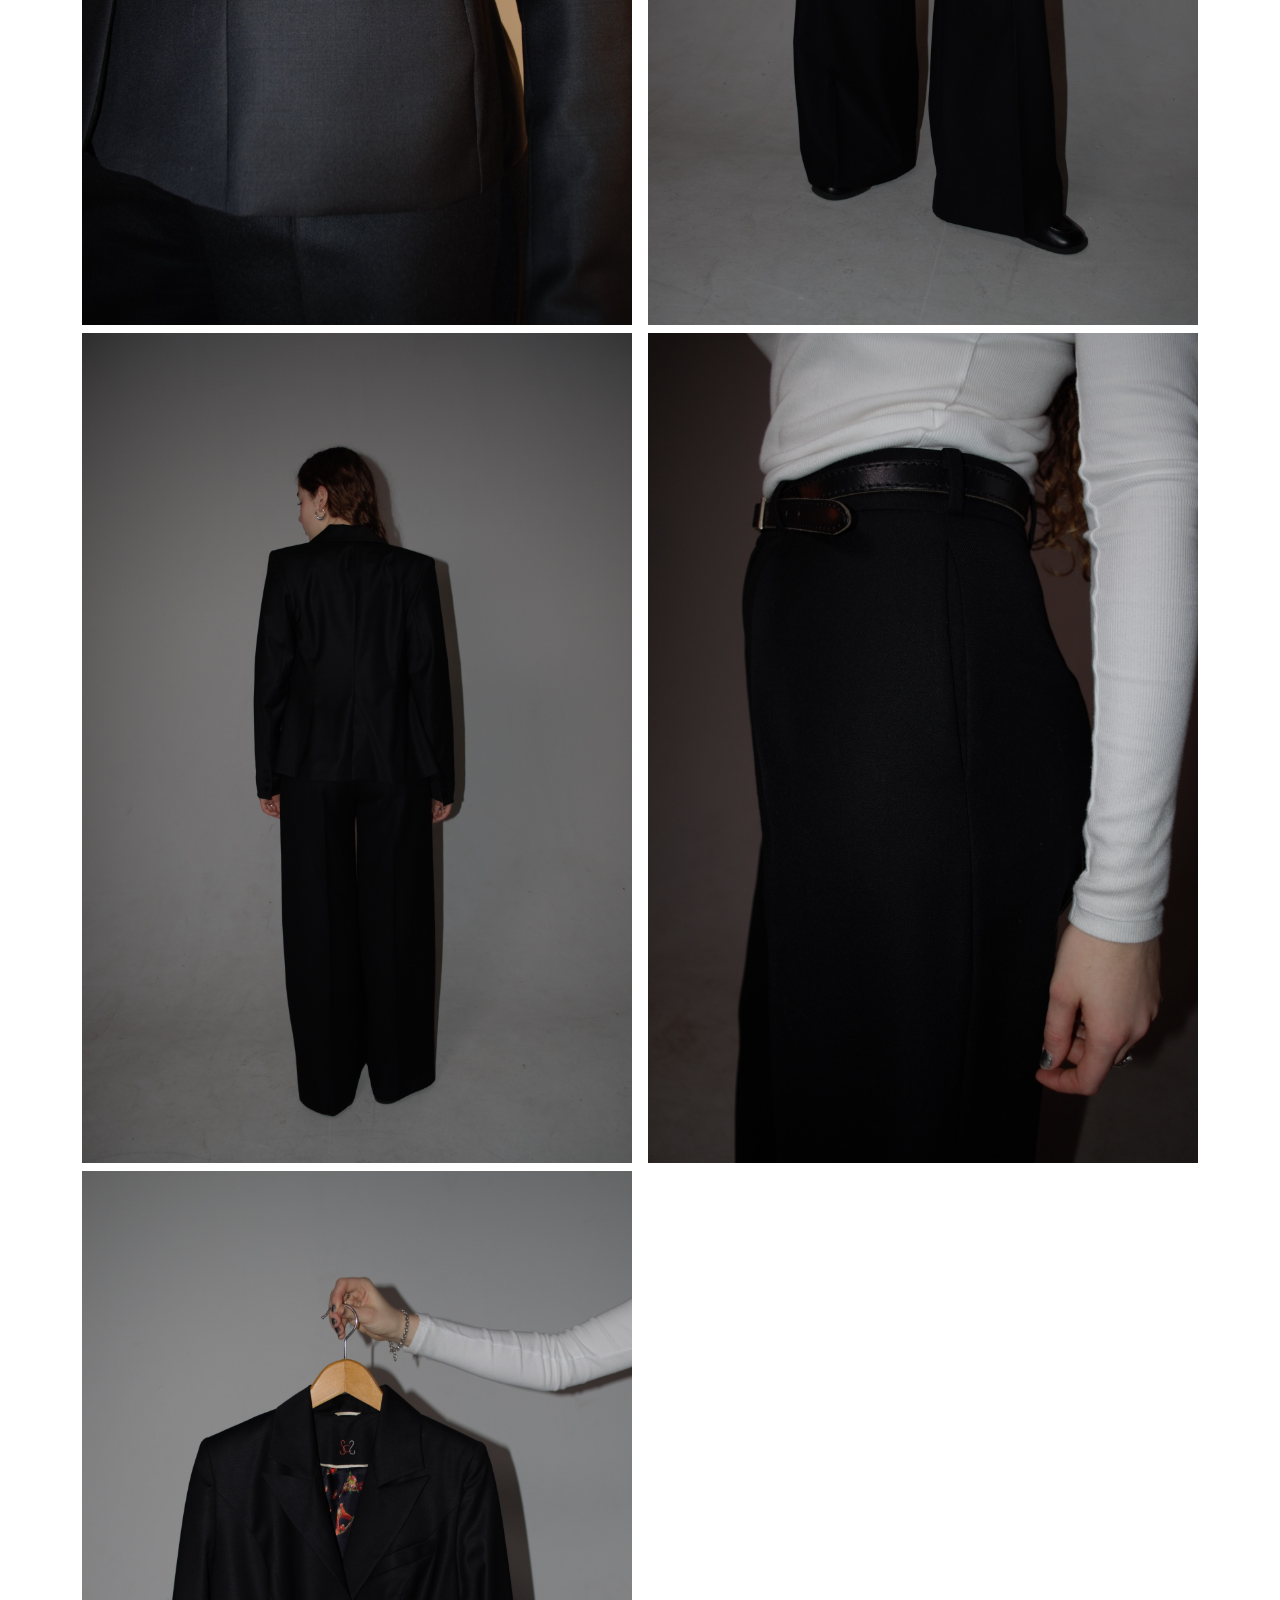
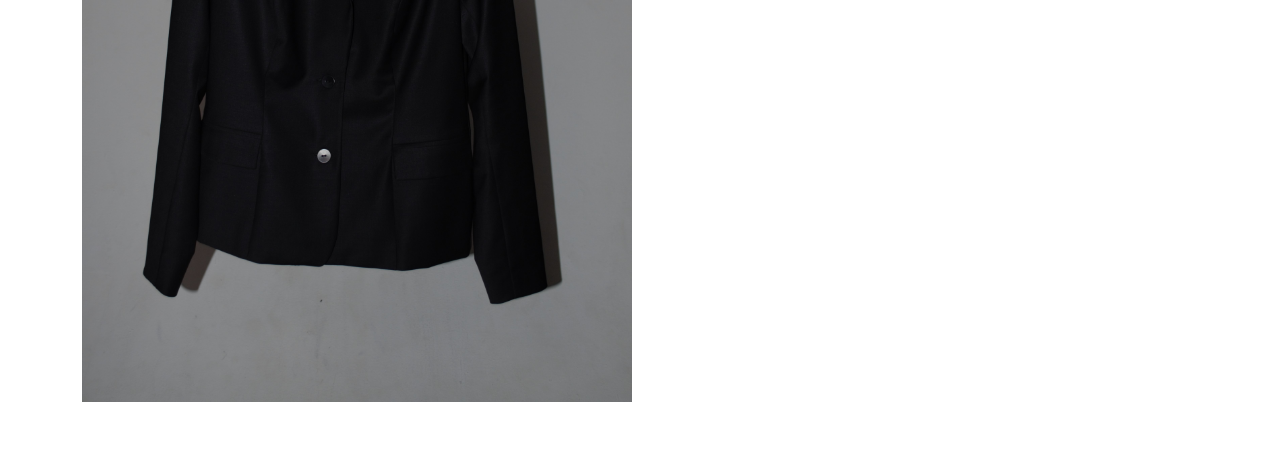
<file: projects/the-black-suits.html>
<!DOCTYPE html>
<html lang="en">
<head>
    <link href="https://fonts.googleapis.com/css2?family=Poppins:wght@400&display=swap" rel="stylesheet">
    <meta charset="UTF-8">
    <meta name="viewport" content="width=device-width, initial-scale=1">
    <title>STELLA CRESCENTIA</title>
    <link href="https://cdn.jsdelivr.net/npm/bootstrap@5.3.0/dist/css/bootstrap.min.css" rel="stylesheet">
    <link rel="stylesheet" href="https://cdnjs.cloudflare.com/ajax/libs/font-awesome/6.5.1/css/all.min.css">
    <script src="https://cdn.jsdelivr.net/npm/bootstrap@5.3.0/dist/js/bootstrap.bundle.min.js" defer></script>
    <link rel="stylesheet" href="../css/styles.css">
    <script src="../js/loadPartials.js"></script>
</head>
<body class="overflow-x-hidden">
    <div data-include="../partials/nav.html" data-page="projects" data-navbar-color="bg-white"></div>

    <div class="container-sm ms-auto me-auto mb-5 mt-more">
        <div class="row">
            <div class="col-12">
                <h1 class="p-3 p-md-5">THE BLACK SUIT</h1>
            </div>
            <div class="image-container col-12">
                <div>
                    <img class="w-100 mt-2" src="../images/the-black-suit/image-1.jpg">
                </div>
                <div>
                    <img class="w-100 mt-2" src="../images/the-black-suit/image-2.jpg">
                </div>
                <div>
                    <img class="w-100 mt-2" src="../images/the-black-suit/image-3.jpg">
                </div>
                <div>
                    <img class="w-100 mt-2" src="../images/the-black-suit/image-4.jpg">
                </div>
                <div>
                    <img class="w-100 mt-2" src="../images/the-black-suit/image-5.jpg">
                </div>
                <div>
                    <img class="w-100 mt-2" src="../images/the-black-suit/image-6.jpg">
                </div>
                <div>
                    <img class="w-100 mt-2" src="../images/the-black-suit/image-7.jpg">
                </div>
            </div>
        </div>
    </div>
    <div data-include="../partials/footer.html"></div>
</body>
</html>
</file>
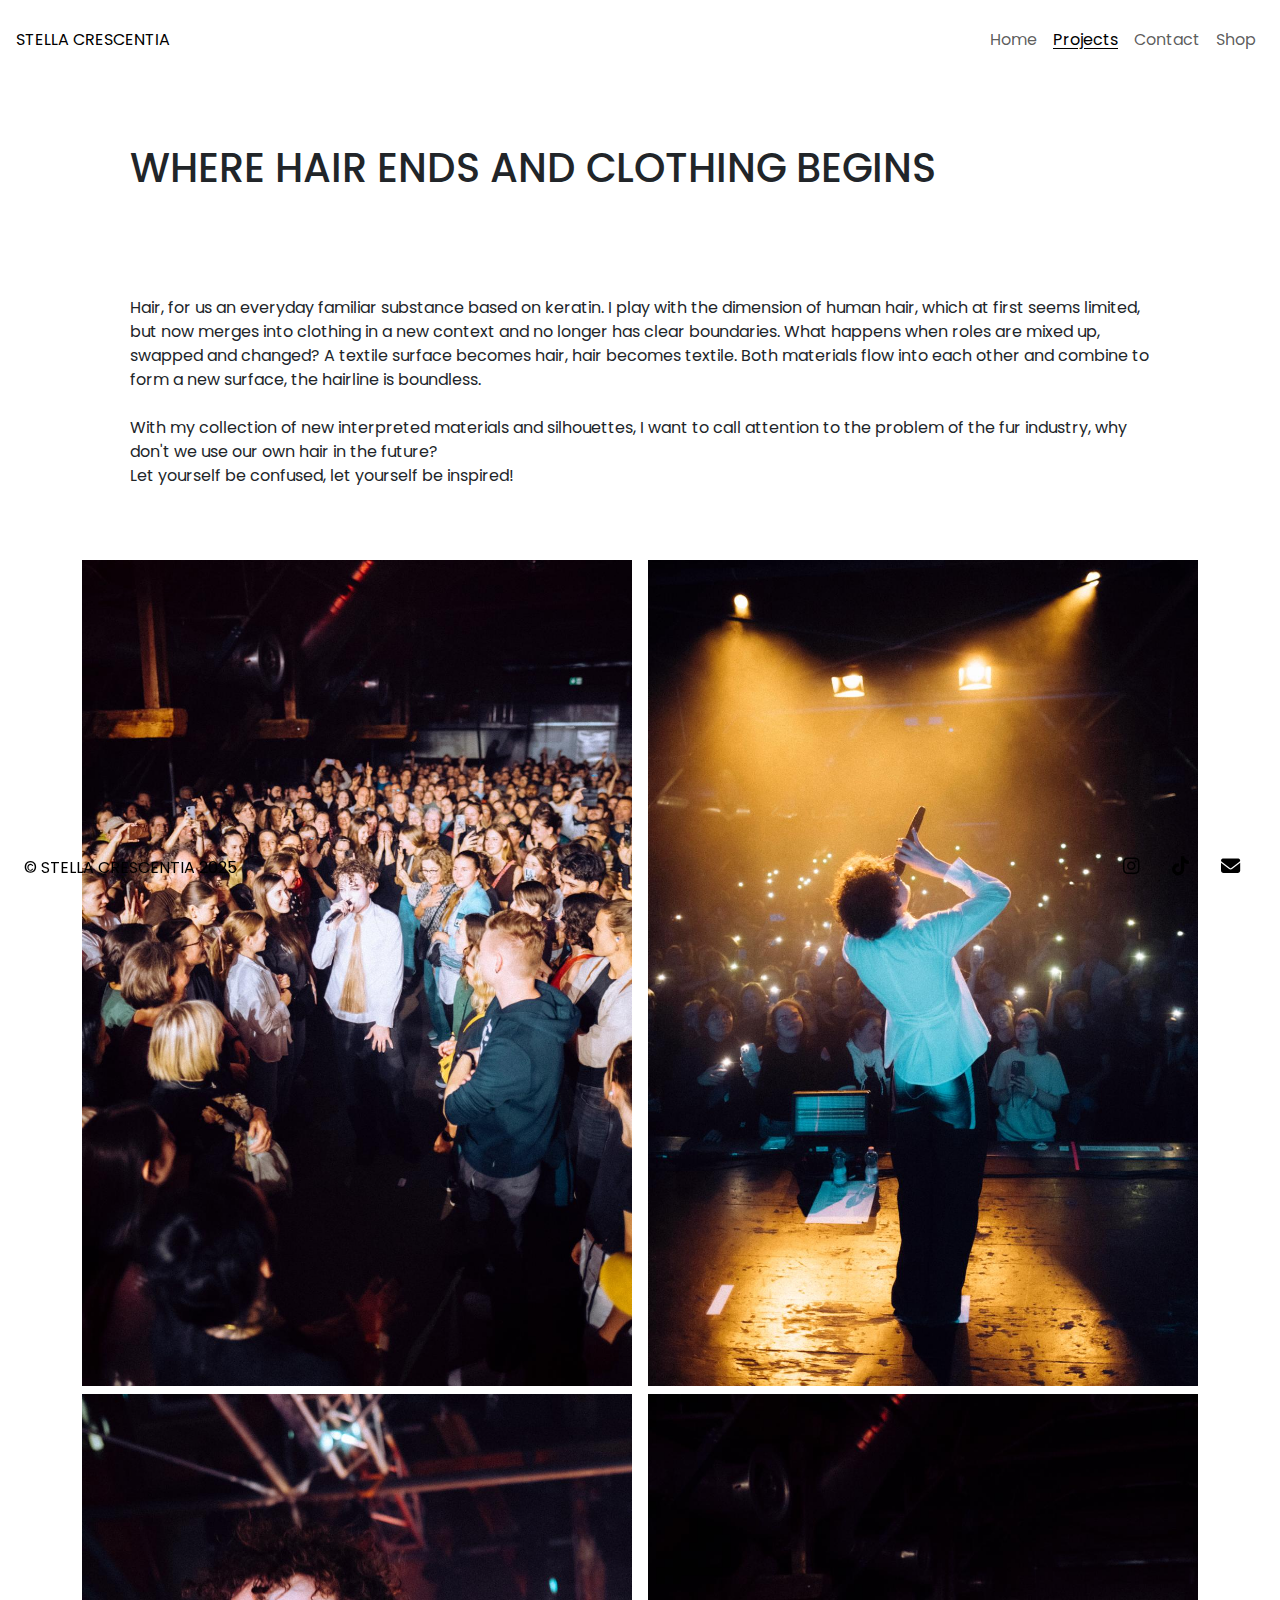
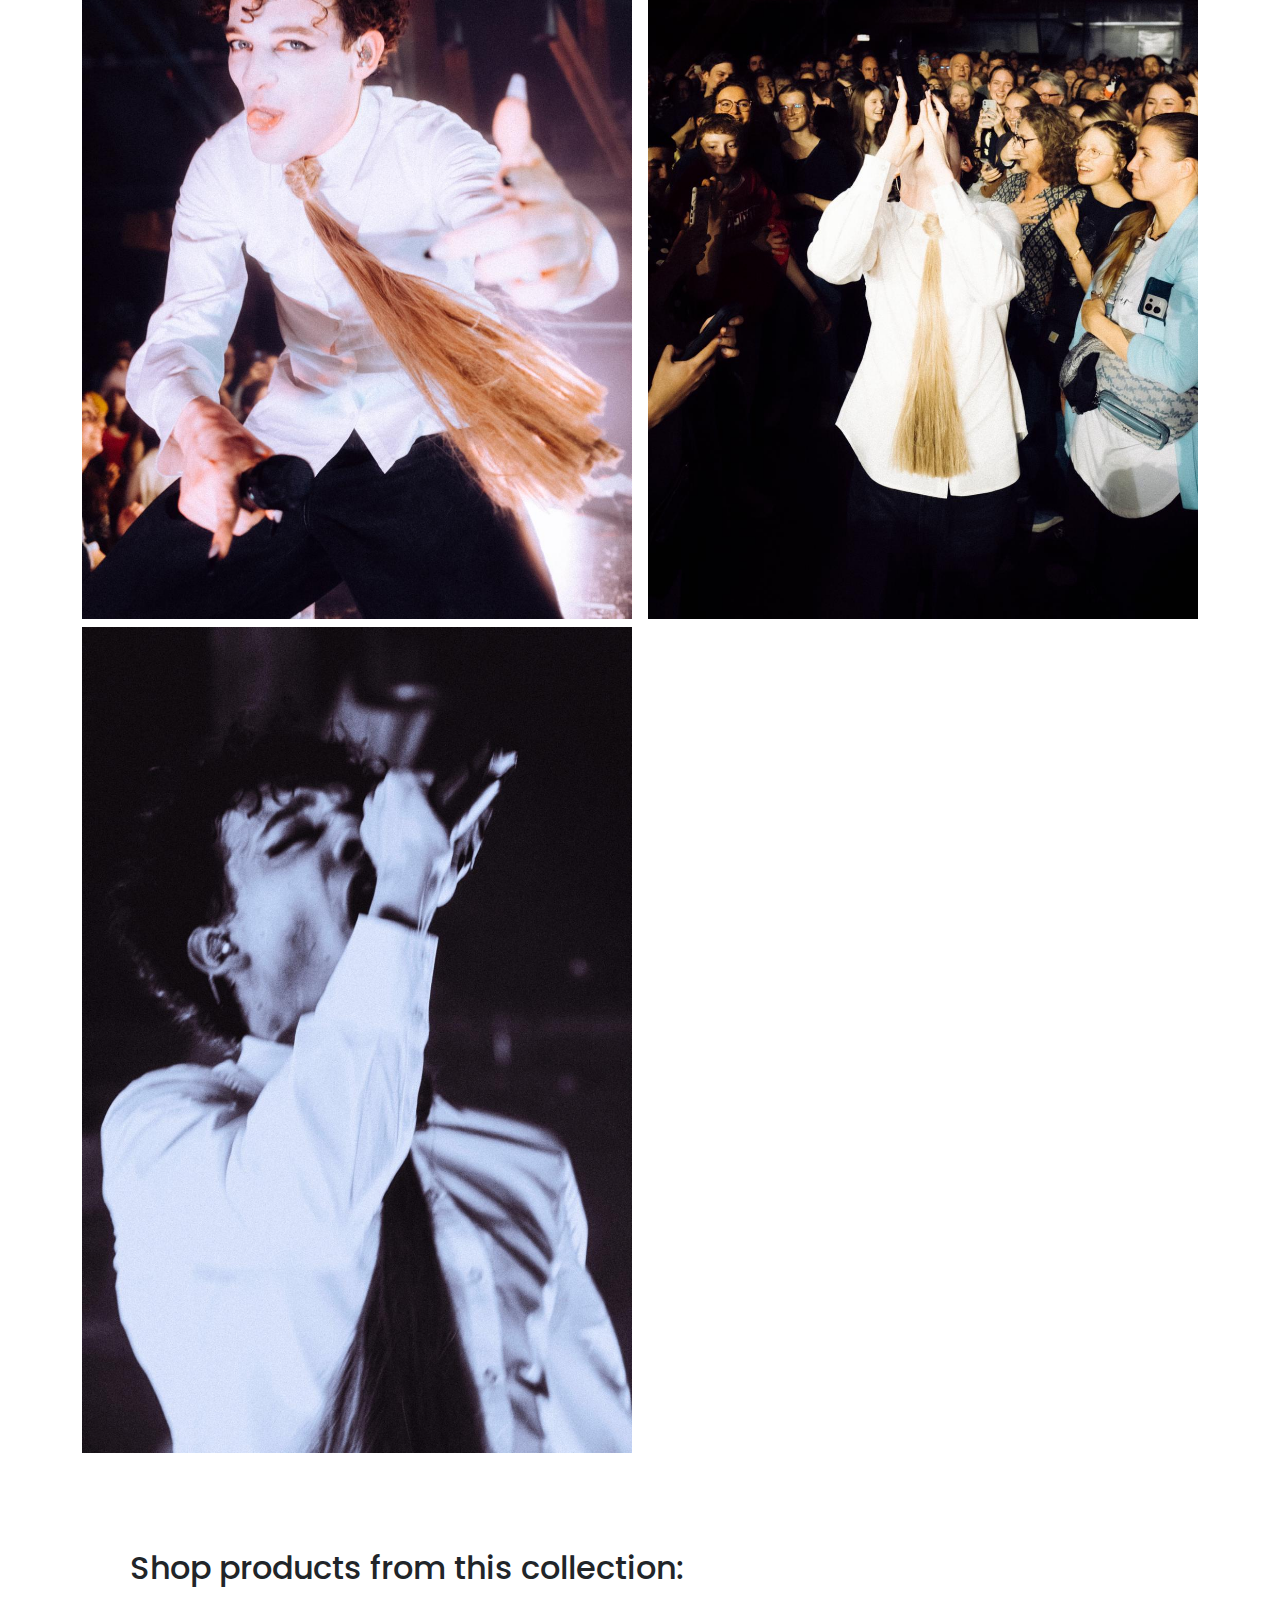
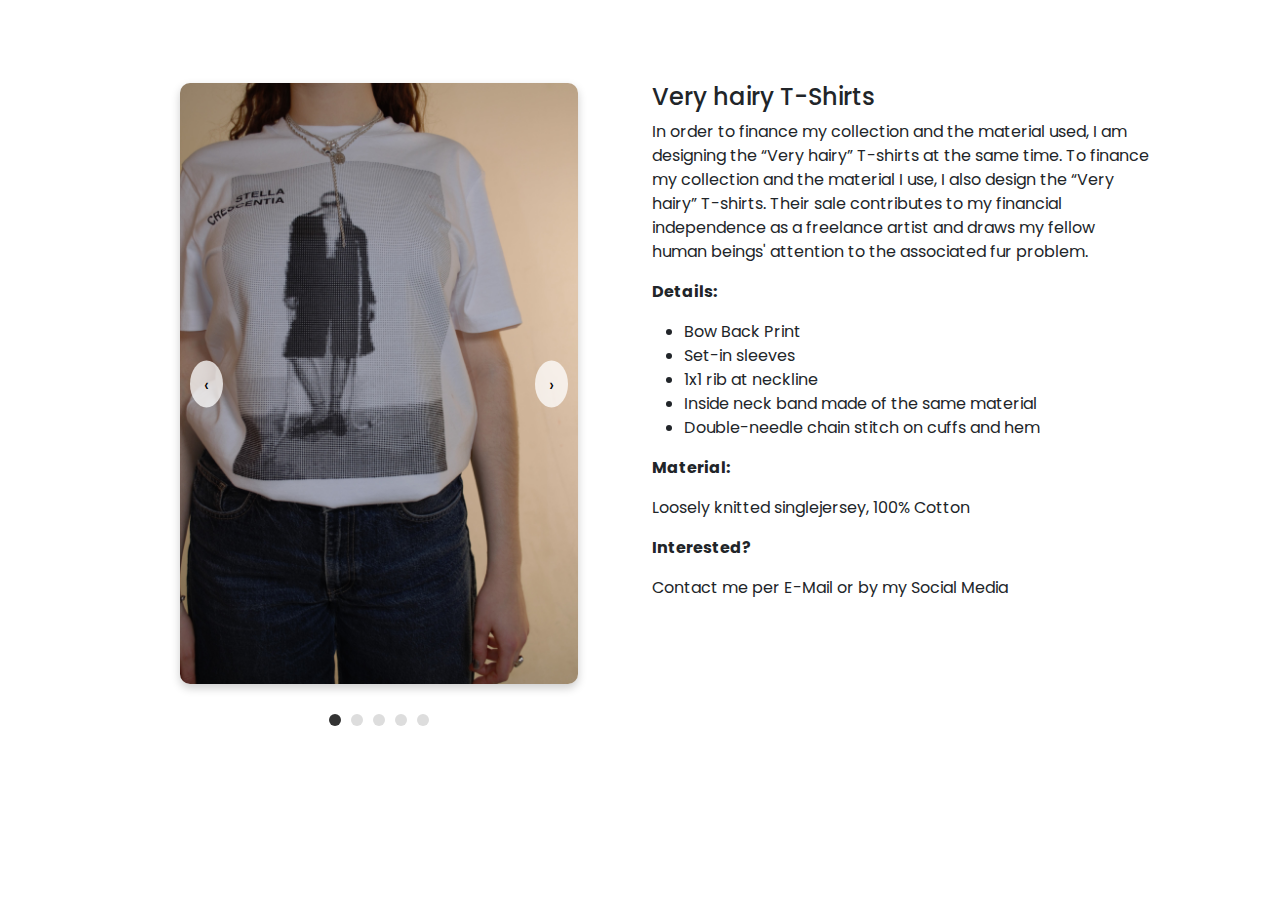
<file: projects/where-hair-ends-colthing-begins.html>
<!DOCTYPE html>
<html lang="en">
<head>
    <link href="https://fonts.googleapis.com/css2?family=Poppins:wght@400&display=swap" rel="stylesheet">
    <meta charset="UTF-8">
    <meta name="viewport" content="width=device-width, initial-scale=1">
    <title>STELLA CRESCENTIA</title>
    <link href="https://cdn.jsdelivr.net/npm/bootstrap@5.3.0/dist/css/bootstrap.min.css" rel="stylesheet">
    <link rel="stylesheet" href="https://cdnjs.cloudflare.com/ajax/libs/font-awesome/6.5.1/css/all.min.css">
    <script src="https://cdn.jsdelivr.net/npm/bootstrap@5.3.0/dist/js/bootstrap.bundle.min.js" defer></script>
    <link rel="stylesheet" href="../css/styles.css">
    <script src="../js/loadPartials.js"></script>
    <script src="../js/slider.js"></script>
</head>
<body class="overflow-x-hidden">
    <div data-include="../partials/nav.html" data-page="projects" data-navbar-color="bg-white"></div>

    <div class="container-sm ms-auto me-auto mb-5 mt-more">
        <div class="row">
            <div class="col-12">
                <h1 class="p-3 p-md-5">WHERE HAIR ENDS AND CLOTHING BEGINS</h1>
                <p class="p-3 p-md-5">
                    Hair, for us an everyday familiar substance based on keratin. I play with the dimension of
                    human hair, which at first seems limited, but now merges into clothing in a new context
                    and no longer has clear boundaries. What happens when roles are mixed up, swapped
                    and changed? A textile surface becomes hair, hair becomes textile. Both materials flow
                    into each other and combine to form a new surface, the hairline is boundless. <br>  <br>

                    With my collection of new interpreted materials and silhouettes,
                    I want to call attention to the problem of the fur industry, why don't we use our own hair in the future?  <br>
                    Let yourself be confused, let yourself be inspired!
                </p>
            </div>
            <div class="image-container col-12">
                <div>
                    <img class="w-100 mt-2" src="../images/nemo/image-2.jpeg">
                </div>
                <div>
                    <img class="w-100 mt-2" src="../images/nemo/image-3.jpeg">
                </div>
                <div>
                    <img class="w-100 mt-2" src="../images/nemo/image-4.jpeg">
                </div>
                <div>
                    <img class="w-100 mt-2" src="../images/nemo/image-5.jpeg">
                </div>
                <div>
                    <img class="w-100 mt-2" src="../images/nemo/image-6.jpeg">
                </div>
            </div>
        </div>
        <div class="row p-3 p-md-5">
            <h2 class="mb-5 mt-5">Shop products from this collection:</h2>
            <div class="slideshow col-12 col-lg-6 mt-5">
                <div class="slideshow-container">
                    <img src="../images/where-hair-ends-clothing-begins/shirt/DSC_0390.jpg" class="slides active-slide">
                    <img src="../images/where-hair-ends-clothing-begins/shirt/DSC_0398.jpg" class="slides">
                    <img src="../images/where-hair-ends-clothing-begins/shirt/DSC_0400.jpg" class="slides">
                    <img src="../images/where-hair-ends-clothing-begins/shirt/DSC_0409.jpg" class="slides">
                    <img src="../images/where-hair-ends-clothing-begins/shirt/DSC_0422.jpg" class="slides">
    
                    <button class="arrow left">&#8249;</button>
                    <button class="arrow right">&#8250;</button>
                </div>
    
                <div class="dots-container">
                    <span class="dot active-dot"></span>
                    <span class="dot"></span>
                    <span class="dot"></span>
                    <span class="dot"></span>
                    <span class="dot"></span>
                </div>
            </div>
            <div class="col-12 col-lg-6 mt-5">
                <h4>Very hairy T-Shirts</h4>
                <p>
                    In order to finance my collection and the material used, I am designing the “Very hairy” T-shirts at the 
                    same time. To finance my collection and the material I use, I also design the “Very hairy” T-shirts. Their 
                    sale contributes to my financial independence as a freelance artist and draws my fellow human beings' 
                    attention to the associated fur problem.
                </p>
                <p class="fw-bolder">Details:</p>
                <ul>
                    <li>Bow Back Print</li>
                    <li>Set-in sleeves</li>
                    <li>1x1 rib at neckline</li>
                    <li>Inside neck band made of the same material</li>
                    <li>Double-needle chain stitch on cuffs and hem</li>
                </ul>
                <p class="fw-bolder">Material:</p>
                <p>Loosely knitted singlejersey, 100% Cotton</p>
                <p class="fw-bolder">Interested?</p>
                <p>Contact me per E-Mail or by my Social Media</p>
            </div>
        </div>
    </div>
    <div data-include="../partials/footer.html"></div>
</body>
</html>
</file>
<file: css/styles.css>
body {
    font-family: 'Poppins', sans-serif;
    max-width: 100%;
    overflow-x: hidden;
}

.navbar-nav .nav-link, .navbar-brand {
    font-size: 16px;
}

.navbar-nav .nav-link.active {
    text-decoration: underline;
    text-underline-offset: 3px;
}

.navbar {
    height: 80px;
}

.footer {
    position: fixed;
    bottom: 0px;
    right: 30px;
    font-size: 100%;
    color: inherit;
    left: 0;
    color: inherit;
    padding: 10px 30px;

    .nav-link {
        color: black;
    }

    .nav {
        font-size: 120%;
    }
}

.f-img {
    height: 300px;
    object-fit: cover;
}

.banner {
    height: 100vh;
    background-image: url('../images/CCI08022025.jpg');
    background-size: cover;
    background-position: center;
    background-repeat: no-repeat;
    background-attachment: fixed;
}

.btn-outline-primary {
  color: black;
  border-color: black;
}




.slideshow {
    padding-bottom: 100px;
  }
  
.slideshow-container {
  display: flex;
  justify-content: center;
  align-items: center;
  position: relative;
  width: 80%;
  max-width: 600px;
  margin: auto;
  overflow: hidden;
  border-radius: 10px;
  box-shadow: 0 4px 10px rgba(0, 0, 0, 0.2);
  margin-bottom: 30px;
}

.slides {
  display: none;
  width: 100%;
  height: auto;
}

.active-slide {
  display: block;
}

.dots-container {
  display: flex;
  justify-content: center;
  margin-top: 10px;
}

.dot {
  width: 12px;
  height: 12px;
  margin: 0 5px;
  background-color: #ddd;
  border-radius: 50%;
  cursor: pointer;
}

.dot.active-dot {
  background-color: #333;
}

.arrow {
  position: absolute;
  top: 50%;
  transform: translateY(-50%);
  background-color: rgba(265, 265, 265, 0.75);
  color: #000000;
  border: none;
  font-size: 18px;
  padding: 10px 14px;
  cursor: pointer;
  border-radius: 50%;
}

.arrow:hover {
  background-color: rgba(0, 0, 0, 0.7);
}

.arrow.left {
  left: 10px;
}

.arrow.right {
  right: 10px;
}

.mb-more {
  margin-bottom: 8rem !important;
}

.mt-more {
  margin-top: 6rem !important;
}

a {
  text-decoration: none;
  color: #000000;
}

.gi {
  font-size: 30px;
}

.image-container {
  columns: 2;
}
</file>
